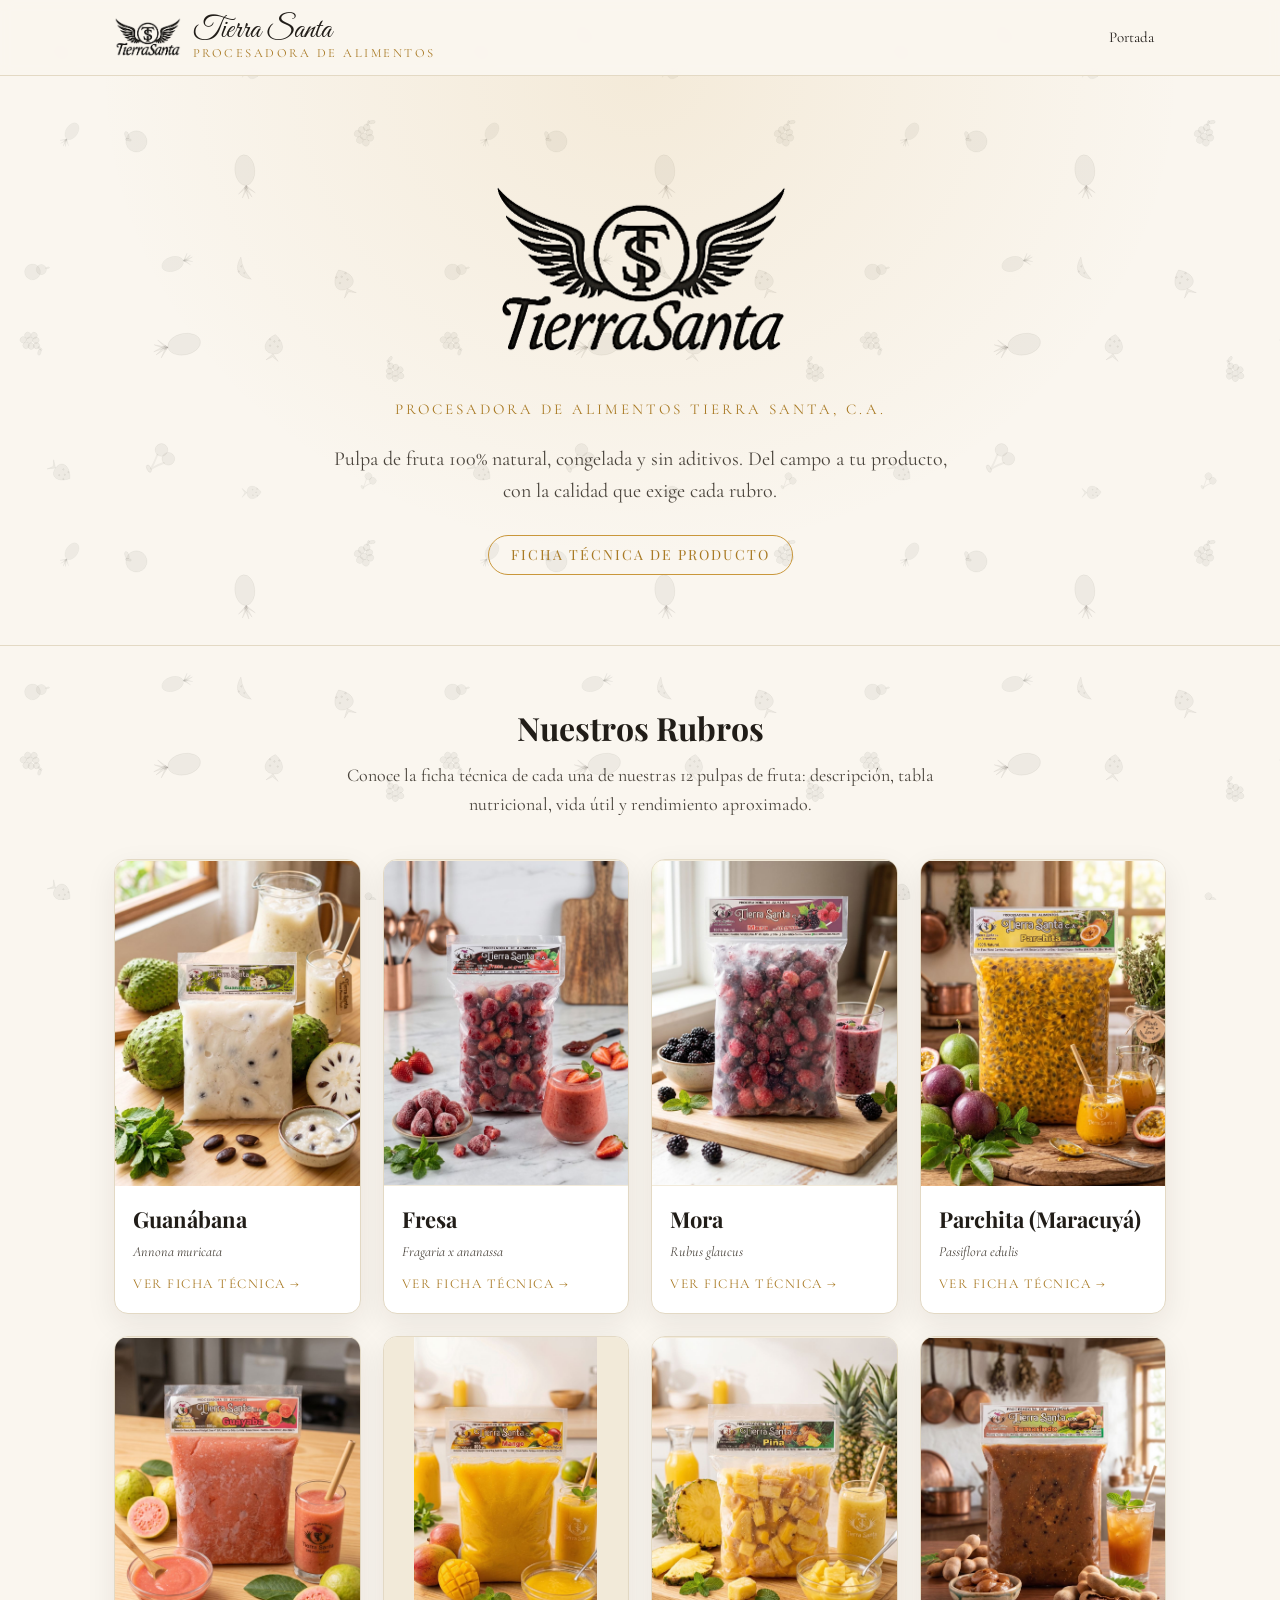
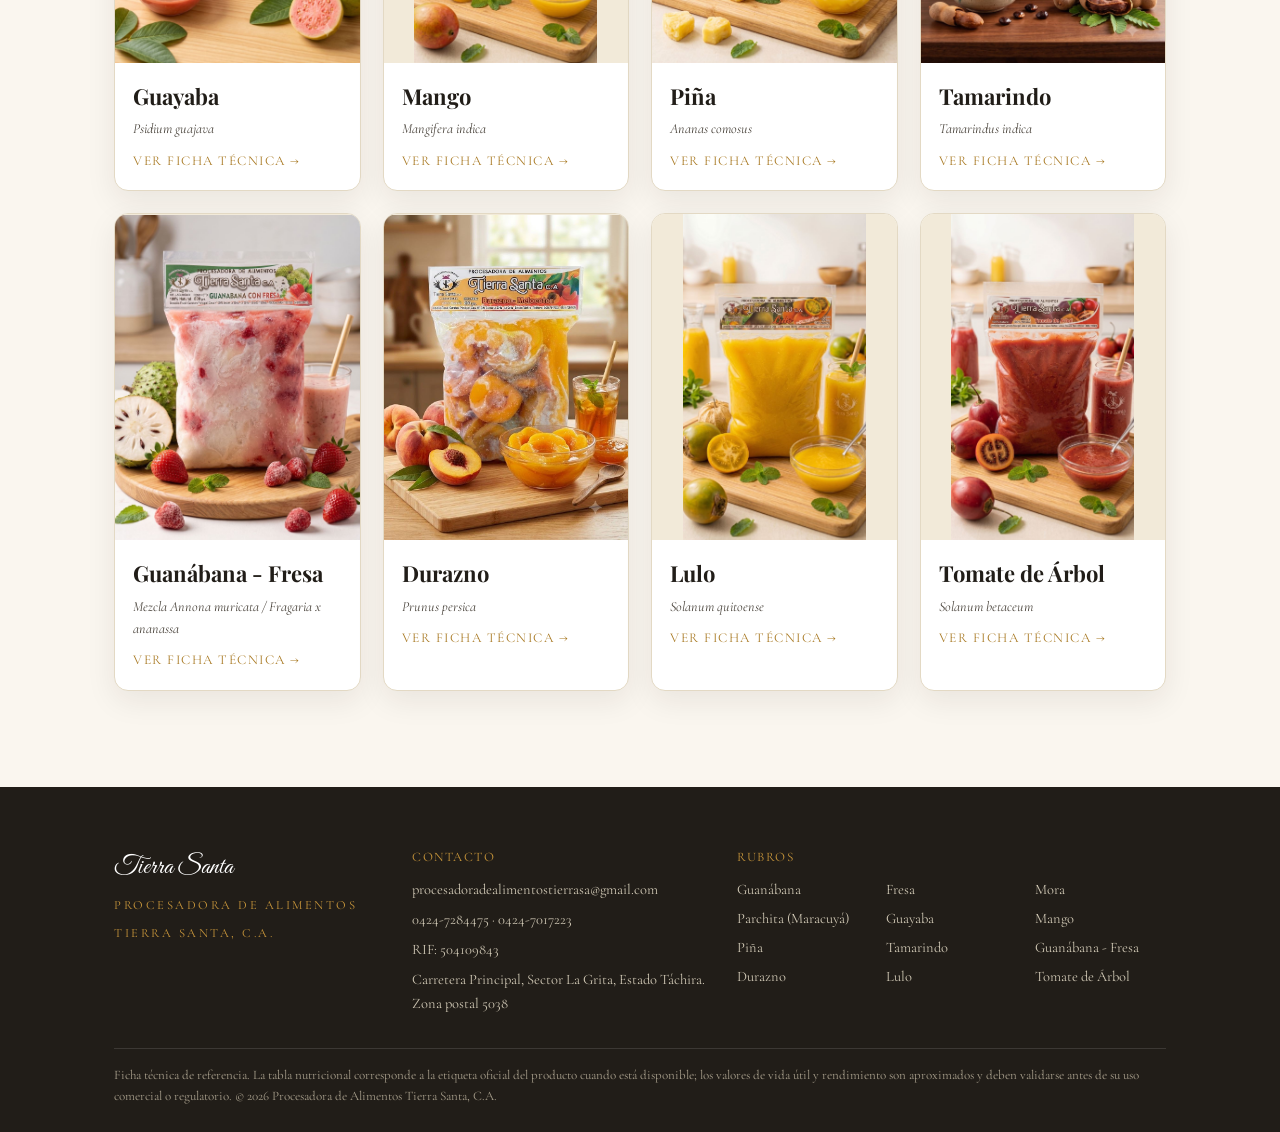
<file: index.html>
<!DOCTYPE html>
<html lang="es">
<head>
<meta charset="UTF-8">
<meta name="viewport" content="width=device-width, initial-scale=1.0">
<title>Procesadora de Alimentos Tierra Santa, C.A. — Ficha Técnica de Pulpa de Fruta</title>
<meta name="description" content="Ficha técnica de las pulpas de fruta procesadas por Procesadora de Alimentos Tierra Santa, C.A.: tabla nutricional, vida útil y rendimiento por rubro.">
<link rel="preconnect" href="https://fonts.googleapis.com"><link rel="preconnect" href="https://fonts.gstatic.com" crossorigin><link href="https://fonts.googleapis.com/css2?family=Playfair+Display:wght@600;700&family=Cormorant+Garamond:wght@400;500;600&family=Great+Vibes&display=swap" rel="stylesheet">
<link rel="stylesheet" href="assets/css/style.css?v=a4b5cdee">
<script>
  // Falls back to a colored monogram card whenever a product/logo photo is missing.
  function fruitImgFallback(img) {
    img.onerror = null;
    var ph = document.createElement('div');
    ph.className = img.dataset.fallbackClass || 'ph-placeholder';
    ph.dataset.label = img.dataset.mono || '';
    ph.style.background = img.dataset.color || '#c9973b';
    img.replaceWith(ph);
  }
</script>

</head>
<body>


<header class="site-header">
  <div class="container">
    <a class="brand" href="index.html">
      <img src="assets/img/logo.png" alt="Logo Tierra Santa" class="brand-mark" data-mono="TS" data-color="#211d18" data-fallback-class="brand-mark-fallback" onerror="fruitImgFallback(this)">
      <span class="brand-text">
        <span class="brand-name">Tierra Santa</span>
        <span class="brand-tagline">Procesadora de Alimentos</span>
      </span>
    </a>
    <nav class="main-nav">
      <a class="nav-link" href="index.html">Portada</a>
    </nav>
  </div>
</header>
<section class="hero">
  <div class="container">
    <img src="assets/img/logo.png" alt="Logo Tierra Santa" class="hero-mark" data-mono="TS" data-color="#211d18" data-fallback-class="hero-mark-fallback" onerror="fruitImgFallback(this)">
    <h1 class="sr-only">Procesadora de Alimentos Tierra Santa, C.A.</h1>
    <div class="brand-tagline">Procesadora de Alimentos Tierra Santa, C.A.</div>
    <p class="hero-sub">Pulpa de fruta 100% natural, congelada y sin aditivos. Del campo a tu producto, con la calidad que exige cada rubro.</p>
    <span class="hero-title-doc">Ficha Técnica de Producto</span>
  </div>
</section>
<section class="section">
  <div class="container">
    <h2 class="section-title">Nuestros Rubros</h2>
    <p class="section-lead">Conoce la ficha técnica de cada una de nuestras 12 pulpas de fruta: descripción, tabla nutricional, vida útil y rendimiento aproximado.</p>
    <div class="rubros-grid">
    <a class="rubro-card" href="rubros/guanabana.html">
      <img src="assets/img/pulpas/guanabana.jpg" alt="Pulpa de Guanábana" class="rubro-card-photo" data-mono="GB" data-color="#4a7c59" onerror="fruitImgFallback(this)">
      <div class="rubro-card-body">
        <h3>Guanábana</h3>
        <div class="sci">Annona muricata</div>
        <div class="rubro-card-cta">Ver ficha técnica →</div>
      </div>
    </a>
    <a class="rubro-card" href="rubros/fresa.html">
      <img src="assets/img/pulpas/fresa.jpg" alt="Pulpa de Fresa" class="rubro-card-photo" data-mono="FR" data-color="#c8375b" onerror="fruitImgFallback(this)">
      <div class="rubro-card-body">
        <h3>Fresa</h3>
        <div class="sci">Fragaria x ananassa</div>
        <div class="rubro-card-cta">Ver ficha técnica →</div>
      </div>
    </a>
    <a class="rubro-card" href="rubros/mora.html">
      <img src="assets/img/pulpas/mora.jpg" alt="Pulpa de Mora" class="rubro-card-photo" data-mono="MO" data-color="#5b2a6e" onerror="fruitImgFallback(this)">
      <div class="rubro-card-body">
        <h3>Mora</h3>
        <div class="sci">Rubus glaucus</div>
        <div class="rubro-card-cta">Ver ficha técnica →</div>
      </div>
    </a>
    <a class="rubro-card" href="rubros/parchita.html">
      <img src="assets/img/pulpas/parchita.jpg" alt="Pulpa de Parchita (Maracuyá)" class="rubro-card-photo" data-mono="PA" data-color="#e0932c" onerror="fruitImgFallback(this)">
      <div class="rubro-card-body">
        <h3>Parchita (Maracuyá)</h3>
        <div class="sci">Passiflora edulis</div>
        <div class="rubro-card-cta">Ver ficha técnica →</div>
      </div>
    </a>
    <a class="rubro-card" href="rubros/guayaba.html">
      <img src="assets/img/pulpas/guayaba.jpg" alt="Pulpa de Guayaba" class="rubro-card-photo" data-mono="GY" data-color="#d96b7a" onerror="fruitImgFallback(this)">
      <div class="rubro-card-body">
        <h3>Guayaba</h3>
        <div class="sci">Psidium guajava</div>
        <div class="rubro-card-cta">Ver ficha técnica →</div>
      </div>
    </a>
    <a class="rubro-card" href="rubros/mango.html">
      <img src="assets/img/pulpas/mango.jpg" alt="Pulpa de Mango" class="rubro-card-photo" data-mono="MA" data-color="#e8901f" onerror="fruitImgFallback(this)">
      <div class="rubro-card-body">
        <h3>Mango</h3>
        <div class="sci">Mangifera indica</div>
        <div class="rubro-card-cta">Ver ficha técnica →</div>
      </div>
    </a>
    <a class="rubro-card" href="rubros/pina.html">
      <img src="assets/img/pulpas/pina.jpg" alt="Pulpa de Piña" class="rubro-card-photo" data-mono="PI" data-color="#d4a017" onerror="fruitImgFallback(this)">
      <div class="rubro-card-body">
        <h3>Piña</h3>
        <div class="sci">Ananas comosus</div>
        <div class="rubro-card-cta">Ver ficha técnica →</div>
      </div>
    </a>
    <a class="rubro-card" href="rubros/tamarindo.html">
      <img src="assets/img/pulpas/tamarindo.jpg" alt="Pulpa de Tamarindo" class="rubro-card-photo" data-mono="TA" data-color="#7a5230" onerror="fruitImgFallback(this)">
      <div class="rubro-card-body">
        <h3>Tamarindo</h3>
        <div class="sci">Tamarindus indica</div>
        <div class="rubro-card-cta">Ver ficha técnica →</div>
      </div>
    </a>
    <a class="rubro-card" href="rubros/guanabana-fresa.html">
      <img src="assets/img/pulpas/guanabana-fresa.jpg" alt="Pulpa de Guanábana - Fresa" class="rubro-card-photo" data-mono="GF" data-color="#8a5a6b" onerror="fruitImgFallback(this)">
      <div class="rubro-card-body">
        <h3>Guanábana - Fresa</h3>
        <div class="sci">Mezcla Annona muricata / Fragaria x ananassa</div>
        <div class="rubro-card-cta">Ver ficha técnica →</div>
      </div>
    </a>
    <a class="rubro-card" href="rubros/durazno.html">
      <img src="assets/img/pulpas/durazno.jpg" alt="Pulpa de Durazno" class="rubro-card-photo" data-mono="DU" data-color="#e0925f" onerror="fruitImgFallback(this)">
      <div class="rubro-card-body">
        <h3>Durazno</h3>
        <div class="sci">Prunus persica</div>
        <div class="rubro-card-cta">Ver ficha técnica →</div>
      </div>
    </a>
    <a class="rubro-card" href="rubros/lulo.html">
      <img src="assets/img/pulpas/lulo.jpg" alt="Pulpa de Lulo" class="rubro-card-photo" data-mono="LU" data-color="#7ba428" onerror="fruitImgFallback(this)">
      <div class="rubro-card-body">
        <h3>Lulo</h3>
        <div class="sci">Solanum quitoense</div>
        <div class="rubro-card-cta">Ver ficha técnica →</div>
      </div>
    </a>
    <a class="rubro-card" href="rubros/tomate-de-arbol.html">
      <img src="assets/img/pulpas/tomate-de-arbol.jpg" alt="Pulpa de Tomate de Árbol" class="rubro-card-photo" data-mono="TR" data-color="#c1502e" onerror="fruitImgFallback(this)">
      <div class="rubro-card-body">
        <h3>Tomate de Árbol</h3>
        <div class="sci">Solanum betaceum</div>
        <div class="rubro-card-cta">Ver ficha técnica →</div>
      </div>
    </a></div>
  </div>
</section>

<footer class="site-footer">
  <div class="container">
    <div class="footer-grid">
      <div>
        <span class="brand-name">Tierra Santa</span><br>
        <span class="brand-tagline">Procesadora de Alimentos Tierra Santa, C.A.</span>
      </div>
      <div class="footer-contact">
        <div class="footer-heading">Contacto</div>
        <p><a href="mailto:procesadoradealimentostierrasa@gmail.com">procesadoradealimentostierrasa@gmail.com</a></p>
        <p><a href="tel:+584247284475">0424-7284475</a> · <a href="tel:+584247017223">0424-7017223</a></p>
        <p>RIF: 504109843</p>
        <p>Carretera Principal, Sector La Grita, Estado Táchira. Zona postal 5038</p>
      </div>
      <div>
        <div class="footer-heading">Rubros</div>
        <div class="footer-links"><a href="rubros/guanabana.html">Guanábana</a><a href="rubros/fresa.html">Fresa</a><a href="rubros/mora.html">Mora</a><a href="rubros/parchita.html">Parchita (Maracuyá)</a><a href="rubros/guayaba.html">Guayaba</a><a href="rubros/mango.html">Mango</a><a href="rubros/pina.html">Piña</a><a href="rubros/tamarindo.html">Tamarindo</a><a href="rubros/guanabana-fresa.html">Guanábana - Fresa</a><a href="rubros/durazno.html">Durazno</a><a href="rubros/lulo.html">Lulo</a><a href="rubros/tomate-de-arbol.html">Tomate de Árbol</a></div>
      </div>
    </div>
    <div class="footer-note">
      Ficha técnica de referencia. La tabla nutricional corresponde a la etiqueta oficial del producto
      cuando está disponible; los valores de vida útil y rendimiento son aproximados y deben validarse
      antes de su uso comercial o regulatorio.
      &copy; 2026 Procesadora de Alimentos Tierra Santa, C.A.
    </div>
  </div>
</footer>
</body>
</html>
</file>
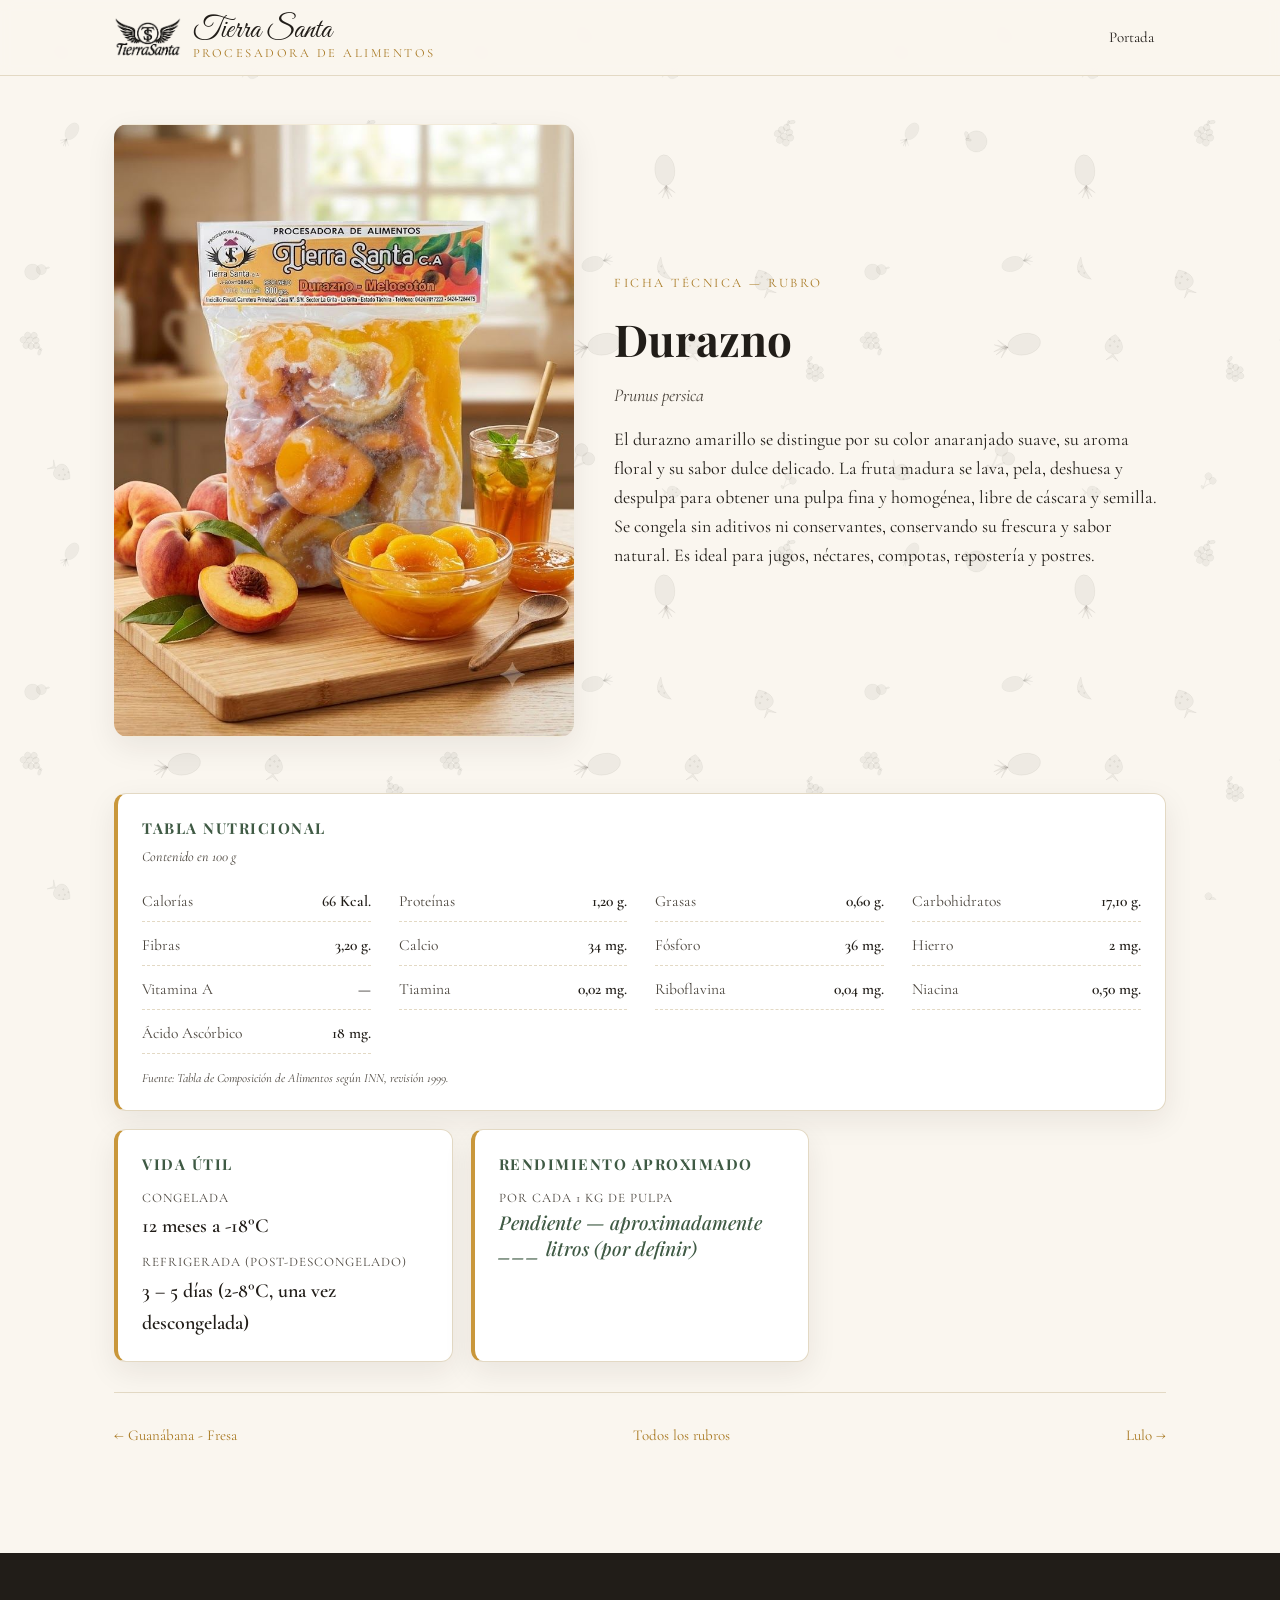
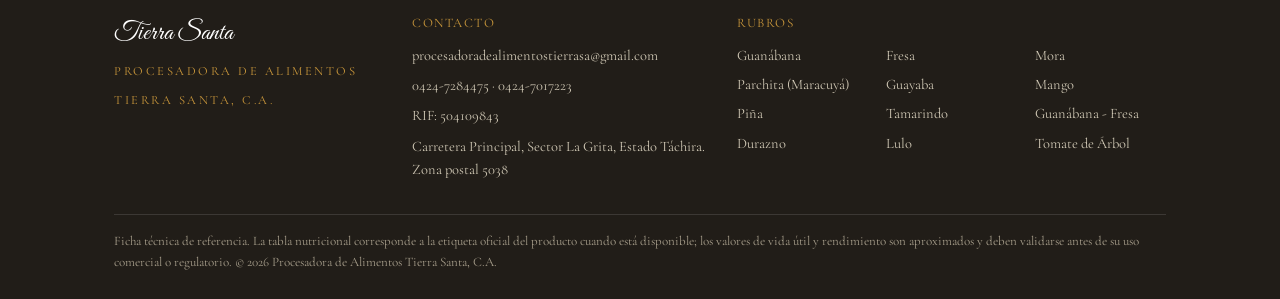
<file: rubros/durazno.html>
<!DOCTYPE html>
<html lang="es">
<head>
<meta charset="UTF-8">
<meta name="viewport" content="width=device-width, initial-scale=1.0">
<title>Durazno — Ficha Técnica | Tierra Santa</title>
<meta name="description" content="Ficha técnica de pulpa de Durazno: descripción, tabla nutricional, vida útil y rendimiento aproximado.">
<link rel="preconnect" href="https://fonts.googleapis.com"><link rel="preconnect" href="https://fonts.gstatic.com" crossorigin><link href="https://fonts.googleapis.com/css2?family=Playfair+Display:wght@600;700&family=Cormorant+Garamond:wght@400;500;600&family=Great+Vibes&display=swap" rel="stylesheet">
<link rel="stylesheet" href="../assets/css/style.css?v=a4b5cdee">
<script>
  // Falls back to a colored monogram card whenever a product/logo photo is missing.
  function fruitImgFallback(img) {
    img.onerror = null;
    var ph = document.createElement('div');
    ph.className = img.dataset.fallbackClass || 'ph-placeholder';
    ph.dataset.label = img.dataset.mono || '';
    ph.style.background = img.dataset.color || '#c9973b';
    img.replaceWith(ph);
  }
</script>

</head>
<body>


<header class="site-header">
  <div class="container">
    <a class="brand" href="../index.html">
      <img src="../assets/img/logo.png" alt="Logo Tierra Santa" class="brand-mark" data-mono="TS" data-color="#211d18" data-fallback-class="brand-mark-fallback" onerror="fruitImgFallback(this)">
      <span class="brand-text">
        <span class="brand-name">Tierra Santa</span>
        <span class="brand-tagline">Procesadora de Alimentos</span>
      </span>
    </a>
    <nav class="main-nav">
      <a class="nav-link" href="../index.html">Portada</a>
    </nav>
  </div>
</header>
<section class="section rubro-hero">
  <div class="container">
    <div class="rubro-hero-photo">
      <img src="../assets/img/pulpas/durazno.jpg" alt="Pulpa de Durazno" class="" data-mono="DU" data-color="#e0925f" onerror="fruitImgFallback(this)">
    </div>
    <div>
      <div class="eyebrow">Ficha Técnica — Rubro</div>
      <h1>Durazno</h1>
      <span class="sci">Prunus persica</span>
      <p>El durazno amarillo se distingue por su color anaranjado suave, su aroma floral y su sabor dulce delicado. La fruta madura se lava, pela, deshuesa y despulpa para obtener una pulpa fina y homogénea, libre de cáscara y semilla. Se congela sin aditivos ni conservantes, conservando su frescura y sabor natural. Es ideal para jugos, néctares, compotas, repostería y postres.</p>
    </div>
  </div>
</section>
<section class="section" style="padding-top:0;">
  <div class="container">
    <div class="data-grid">
      
    <div class="data-card full nutrition-card">
      <h3>Tabla Nutricional</h3>
      <div class="nutrition-subtitle">Contenido en 100 g</div>
      <div class="nutrition-grid"><div class="nutrition-row"><span>Calorías</span><strong>66 Kcal.</strong></div><div class="nutrition-row"><span>Proteínas</span><strong>1,20 g.</strong></div><div class="nutrition-row"><span>Grasas</span><strong>0,60 g.</strong></div><div class="nutrition-row"><span>Carbohidratos</span><strong>17,10 g.</strong></div><div class="nutrition-row"><span>Fibras</span><strong>3,20 g.</strong></div><div class="nutrition-row"><span>Calcio</span><strong>34 mg.</strong></div><div class="nutrition-row"><span>Fósforo</span><strong>36 mg.</strong></div><div class="nutrition-row"><span>Hierro</span><strong>2 mg.</strong></div><div class="nutrition-row"><span>Vitamina A</span><strong>—</strong></div><div class="nutrition-row"><span>Tiamina</span><strong>0,02 mg.</strong></div><div class="nutrition-row"><span>Riboflavina</span><strong>0,04 mg.</strong></div><div class="nutrition-row"><span>Niacina</span><strong>0,50 mg.</strong></div><div class="nutrition-row"><span>Ácido Ascórbico</span><strong>18 mg.</strong></div></div>
      <div class="nutrition-source">Fuente: Tabla de Composición de Alimentos según INN, revisión 1999.</div>
    </div>
      <div class="data-card">
        <h3>Vida Útil</h3>
        <dl>
          <dt>Congelada</dt><dd>12 meses a -18°C</dd>
          <dt>Refrigerada (post-descongelado)</dt><dd>3 – 5 días (2-8°C, una vez descongelada)</dd>
        </dl>
      </div>
      
      <div class="data-card">
        <h3>Rendimiento Aproximado</h3>
        <dl>
          <dt>Por cada 1 kg de pulpa</dt>
          <dd class="yield-number yield-pending">Pendiente — aproximadamente ___ litros (por definir)</dd>
        </dl>
      </div>
    </div>
    <div class="pager">
      <a href="guanabana-fresa.html">← Guanábana - Fresa</a>
      <a href="../index.html">Todos los rubros</a>
      <a href="lulo.html">Lulo →</a>
    </div>
  </div>
</section>

<footer class="site-footer">
  <div class="container">
    <div class="footer-grid">
      <div>
        <span class="brand-name">Tierra Santa</span><br>
        <span class="brand-tagline">Procesadora de Alimentos Tierra Santa, C.A.</span>
      </div>
      <div class="footer-contact">
        <div class="footer-heading">Contacto</div>
        <p><a href="mailto:procesadoradealimentostierrasa@gmail.com">procesadoradealimentostierrasa@gmail.com</a></p>
        <p><a href="tel:+584247284475">0424-7284475</a> · <a href="tel:+584247017223">0424-7017223</a></p>
        <p>RIF: 504109843</p>
        <p>Carretera Principal, Sector La Grita, Estado Táchira. Zona postal 5038</p>
      </div>
      <div>
        <div class="footer-heading">Rubros</div>
        <div class="footer-links"><a href="../rubros/guanabana.html">Guanábana</a><a href="../rubros/fresa.html">Fresa</a><a href="../rubros/mora.html">Mora</a><a href="../rubros/parchita.html">Parchita (Maracuyá)</a><a href="../rubros/guayaba.html">Guayaba</a><a href="../rubros/mango.html">Mango</a><a href="../rubros/pina.html">Piña</a><a href="../rubros/tamarindo.html">Tamarindo</a><a href="../rubros/guanabana-fresa.html">Guanábana - Fresa</a><a href="../rubros/durazno.html">Durazno</a><a href="../rubros/lulo.html">Lulo</a><a href="../rubros/tomate-de-arbol.html">Tomate de Árbol</a></div>
      </div>
    </div>
    <div class="footer-note">
      Ficha técnica de referencia. La tabla nutricional corresponde a la etiqueta oficial del producto
      cuando está disponible; los valores de vida útil y rendimiento son aproximados y deben validarse
      antes de su uso comercial o regulatorio.
      &copy; 2026 Procesadora de Alimentos Tierra Santa, C.A.
    </div>
  </div>
</footer>
</body>
</html>
</file>
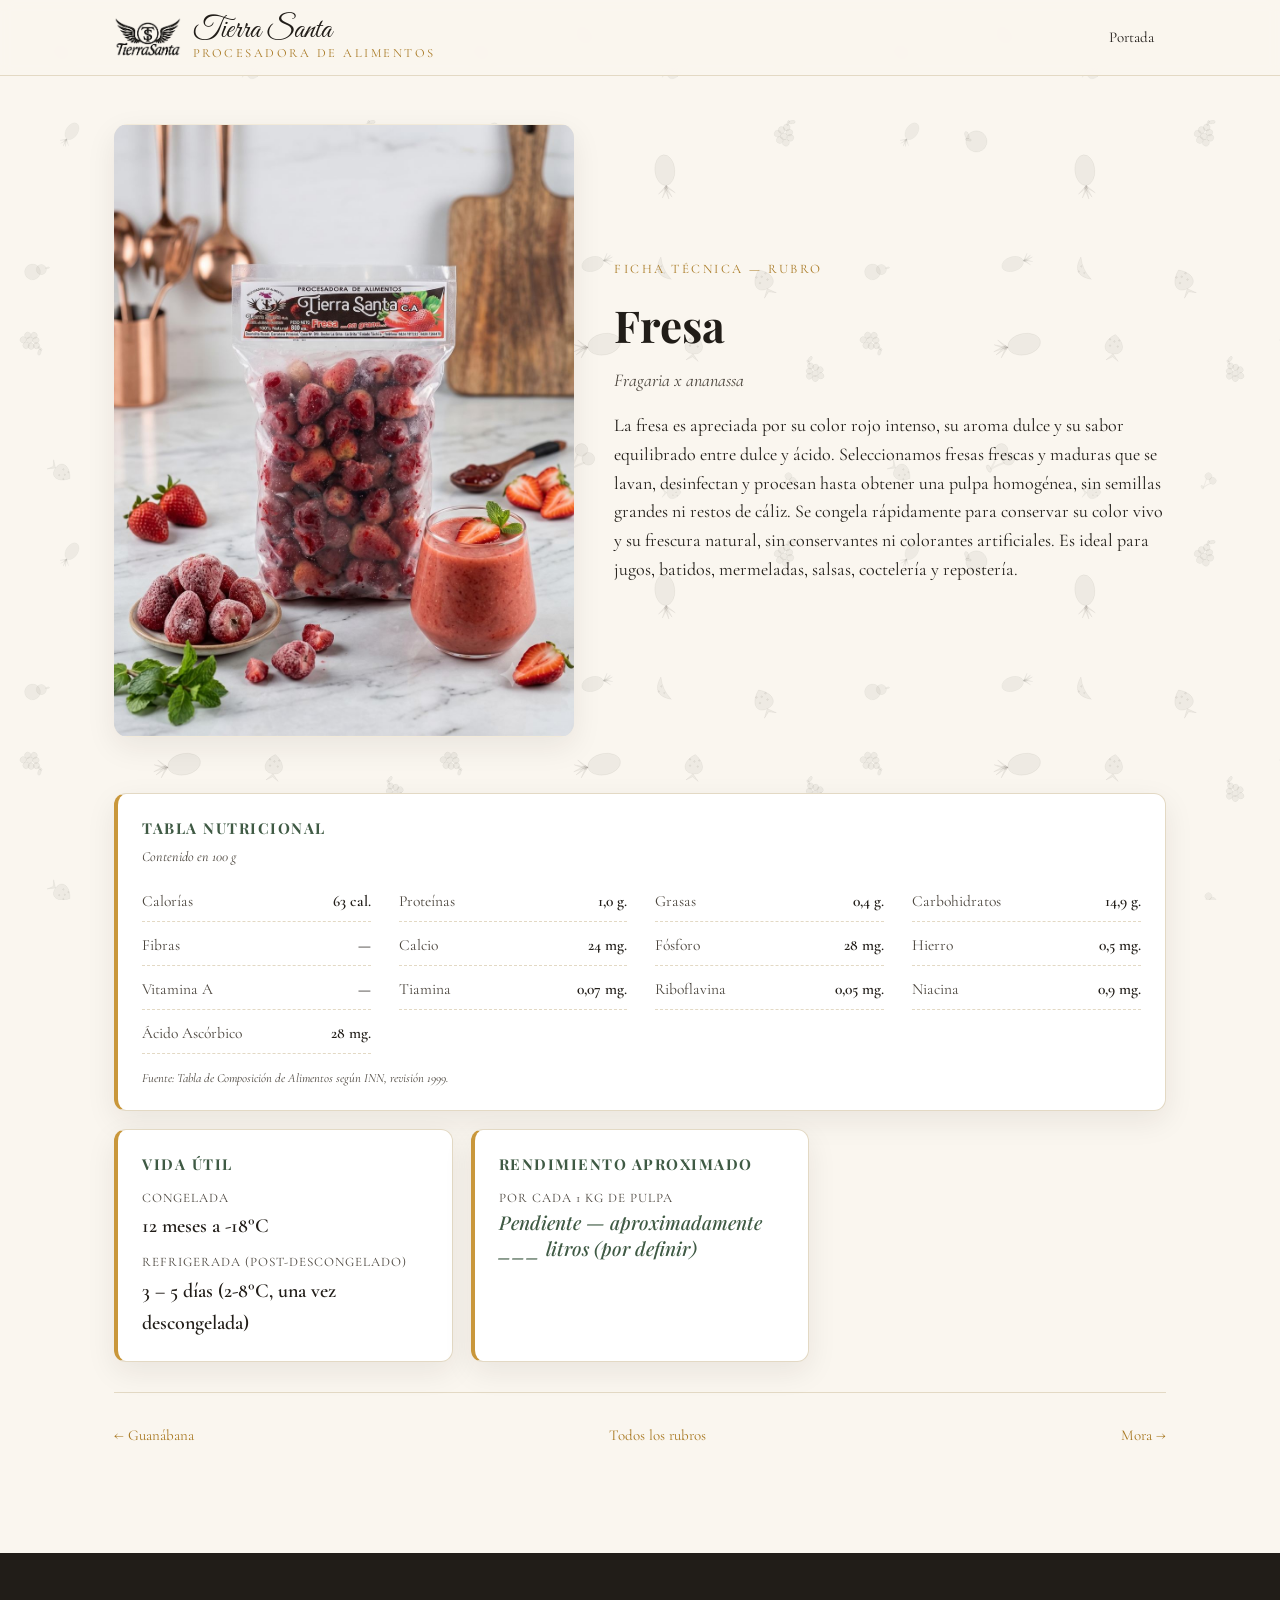
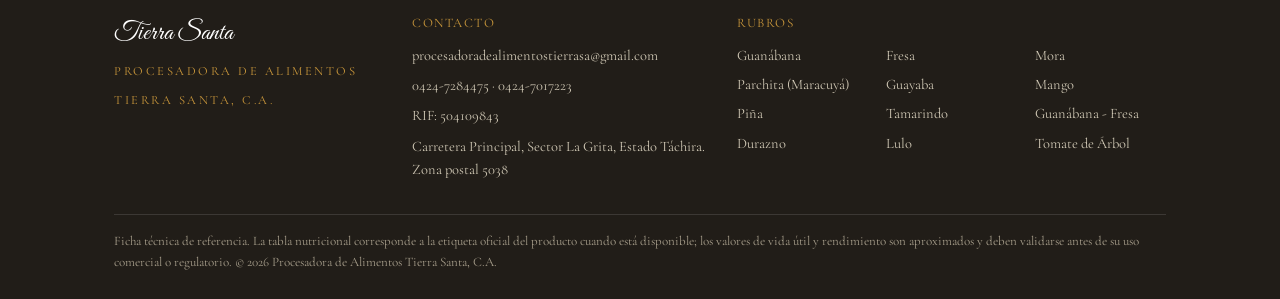
<file: rubros/fresa.html>
<!DOCTYPE html>
<html lang="es">
<head>
<meta charset="UTF-8">
<meta name="viewport" content="width=device-width, initial-scale=1.0">
<title>Fresa — Ficha Técnica | Tierra Santa</title>
<meta name="description" content="Ficha técnica de pulpa de Fresa: descripción, tabla nutricional, vida útil y rendimiento aproximado.">
<link rel="preconnect" href="https://fonts.googleapis.com"><link rel="preconnect" href="https://fonts.gstatic.com" crossorigin><link href="https://fonts.googleapis.com/css2?family=Playfair+Display:wght@600;700&family=Cormorant+Garamond:wght@400;500;600&family=Great+Vibes&display=swap" rel="stylesheet">
<link rel="stylesheet" href="../assets/css/style.css?v=a4b5cdee">
<script>
  // Falls back to a colored monogram card whenever a product/logo photo is missing.
  function fruitImgFallback(img) {
    img.onerror = null;
    var ph = document.createElement('div');
    ph.className = img.dataset.fallbackClass || 'ph-placeholder';
    ph.dataset.label = img.dataset.mono || '';
    ph.style.background = img.dataset.color || '#c9973b';
    img.replaceWith(ph);
  }
</script>

</head>
<body>


<header class="site-header">
  <div class="container">
    <a class="brand" href="../index.html">
      <img src="../assets/img/logo.png" alt="Logo Tierra Santa" class="brand-mark" data-mono="TS" data-color="#211d18" data-fallback-class="brand-mark-fallback" onerror="fruitImgFallback(this)">
      <span class="brand-text">
        <span class="brand-name">Tierra Santa</span>
        <span class="brand-tagline">Procesadora de Alimentos</span>
      </span>
    </a>
    <nav class="main-nav">
      <a class="nav-link" href="../index.html">Portada</a>
    </nav>
  </div>
</header>
<section class="section rubro-hero">
  <div class="container">
    <div class="rubro-hero-photo">
      <img src="../assets/img/pulpas/fresa.jpg" alt="Pulpa de Fresa" class="" data-mono="FR" data-color="#c8375b" onerror="fruitImgFallback(this)">
    </div>
    <div>
      <div class="eyebrow">Ficha Técnica — Rubro</div>
      <h1>Fresa</h1>
      <span class="sci">Fragaria x ananassa</span>
      <p>La fresa es apreciada por su color rojo intenso, su aroma dulce y su sabor equilibrado entre dulce y ácido. Seleccionamos fresas frescas y maduras que se lavan, desinfectan y procesan hasta obtener una pulpa homogénea, sin semillas grandes ni restos de cáliz. Se congela rápidamente para conservar su color vivo y su frescura natural, sin conservantes ni colorantes artificiales. Es ideal para jugos, batidos, mermeladas, salsas, coctelería y repostería.</p>
    </div>
  </div>
</section>
<section class="section" style="padding-top:0;">
  <div class="container">
    <div class="data-grid">
      
    <div class="data-card full nutrition-card">
      <h3>Tabla Nutricional</h3>
      <div class="nutrition-subtitle">Contenido en 100 g</div>
      <div class="nutrition-grid"><div class="nutrition-row"><span>Calorías</span><strong>63 cal.</strong></div><div class="nutrition-row"><span>Proteínas</span><strong>1,0 g.</strong></div><div class="nutrition-row"><span>Grasas</span><strong>0,4 g.</strong></div><div class="nutrition-row"><span>Carbohidratos</span><strong>14,9 g.</strong></div><div class="nutrition-row"><span>Fibras</span><strong>—</strong></div><div class="nutrition-row"><span>Calcio</span><strong>24 mg.</strong></div><div class="nutrition-row"><span>Fósforo</span><strong>28 mg.</strong></div><div class="nutrition-row"><span>Hierro</span><strong>0,5 mg.</strong></div><div class="nutrition-row"><span>Vitamina A</span><strong>—</strong></div><div class="nutrition-row"><span>Tiamina</span><strong>0,07 mg.</strong></div><div class="nutrition-row"><span>Riboflavina</span><strong>0,05 mg.</strong></div><div class="nutrition-row"><span>Niacina</span><strong>0,9 mg.</strong></div><div class="nutrition-row"><span>Ácido Ascórbico</span><strong>28 mg.</strong></div></div>
      <div class="nutrition-source">Fuente: Tabla de Composición de Alimentos según INN, revisión 1999.</div>
    </div>
      <div class="data-card">
        <h3>Vida Útil</h3>
        <dl>
          <dt>Congelada</dt><dd>12 meses a -18°C</dd>
          <dt>Refrigerada (post-descongelado)</dt><dd>3 – 5 días (2-8°C, una vez descongelada)</dd>
        </dl>
      </div>
      
      <div class="data-card">
        <h3>Rendimiento Aproximado</h3>
        <dl>
          <dt>Por cada 1 kg de pulpa</dt>
          <dd class="yield-number yield-pending">Pendiente — aproximadamente ___ litros (por definir)</dd>
        </dl>
      </div>
    </div>
    <div class="pager">
      <a href="guanabana.html">← Guanábana</a>
      <a href="../index.html">Todos los rubros</a>
      <a href="mora.html">Mora →</a>
    </div>
  </div>
</section>

<footer class="site-footer">
  <div class="container">
    <div class="footer-grid">
      <div>
        <span class="brand-name">Tierra Santa</span><br>
        <span class="brand-tagline">Procesadora de Alimentos Tierra Santa, C.A.</span>
      </div>
      <div class="footer-contact">
        <div class="footer-heading">Contacto</div>
        <p><a href="mailto:procesadoradealimentostierrasa@gmail.com">procesadoradealimentostierrasa@gmail.com</a></p>
        <p><a href="tel:+584247284475">0424-7284475</a> · <a href="tel:+584247017223">0424-7017223</a></p>
        <p>RIF: 504109843</p>
        <p>Carretera Principal, Sector La Grita, Estado Táchira. Zona postal 5038</p>
      </div>
      <div>
        <div class="footer-heading">Rubros</div>
        <div class="footer-links"><a href="../rubros/guanabana.html">Guanábana</a><a href="../rubros/fresa.html">Fresa</a><a href="../rubros/mora.html">Mora</a><a href="../rubros/parchita.html">Parchita (Maracuyá)</a><a href="../rubros/guayaba.html">Guayaba</a><a href="../rubros/mango.html">Mango</a><a href="../rubros/pina.html">Piña</a><a href="../rubros/tamarindo.html">Tamarindo</a><a href="../rubros/guanabana-fresa.html">Guanábana - Fresa</a><a href="../rubros/durazno.html">Durazno</a><a href="../rubros/lulo.html">Lulo</a><a href="../rubros/tomate-de-arbol.html">Tomate de Árbol</a></div>
      </div>
    </div>
    <div class="footer-note">
      Ficha técnica de referencia. La tabla nutricional corresponde a la etiqueta oficial del producto
      cuando está disponible; los valores de vida útil y rendimiento son aproximados y deben validarse
      antes de su uso comercial o regulatorio.
      &copy; 2026 Procesadora de Alimentos Tierra Santa, C.A.
    </div>
  </div>
</footer>
</body>
</html>
</file>
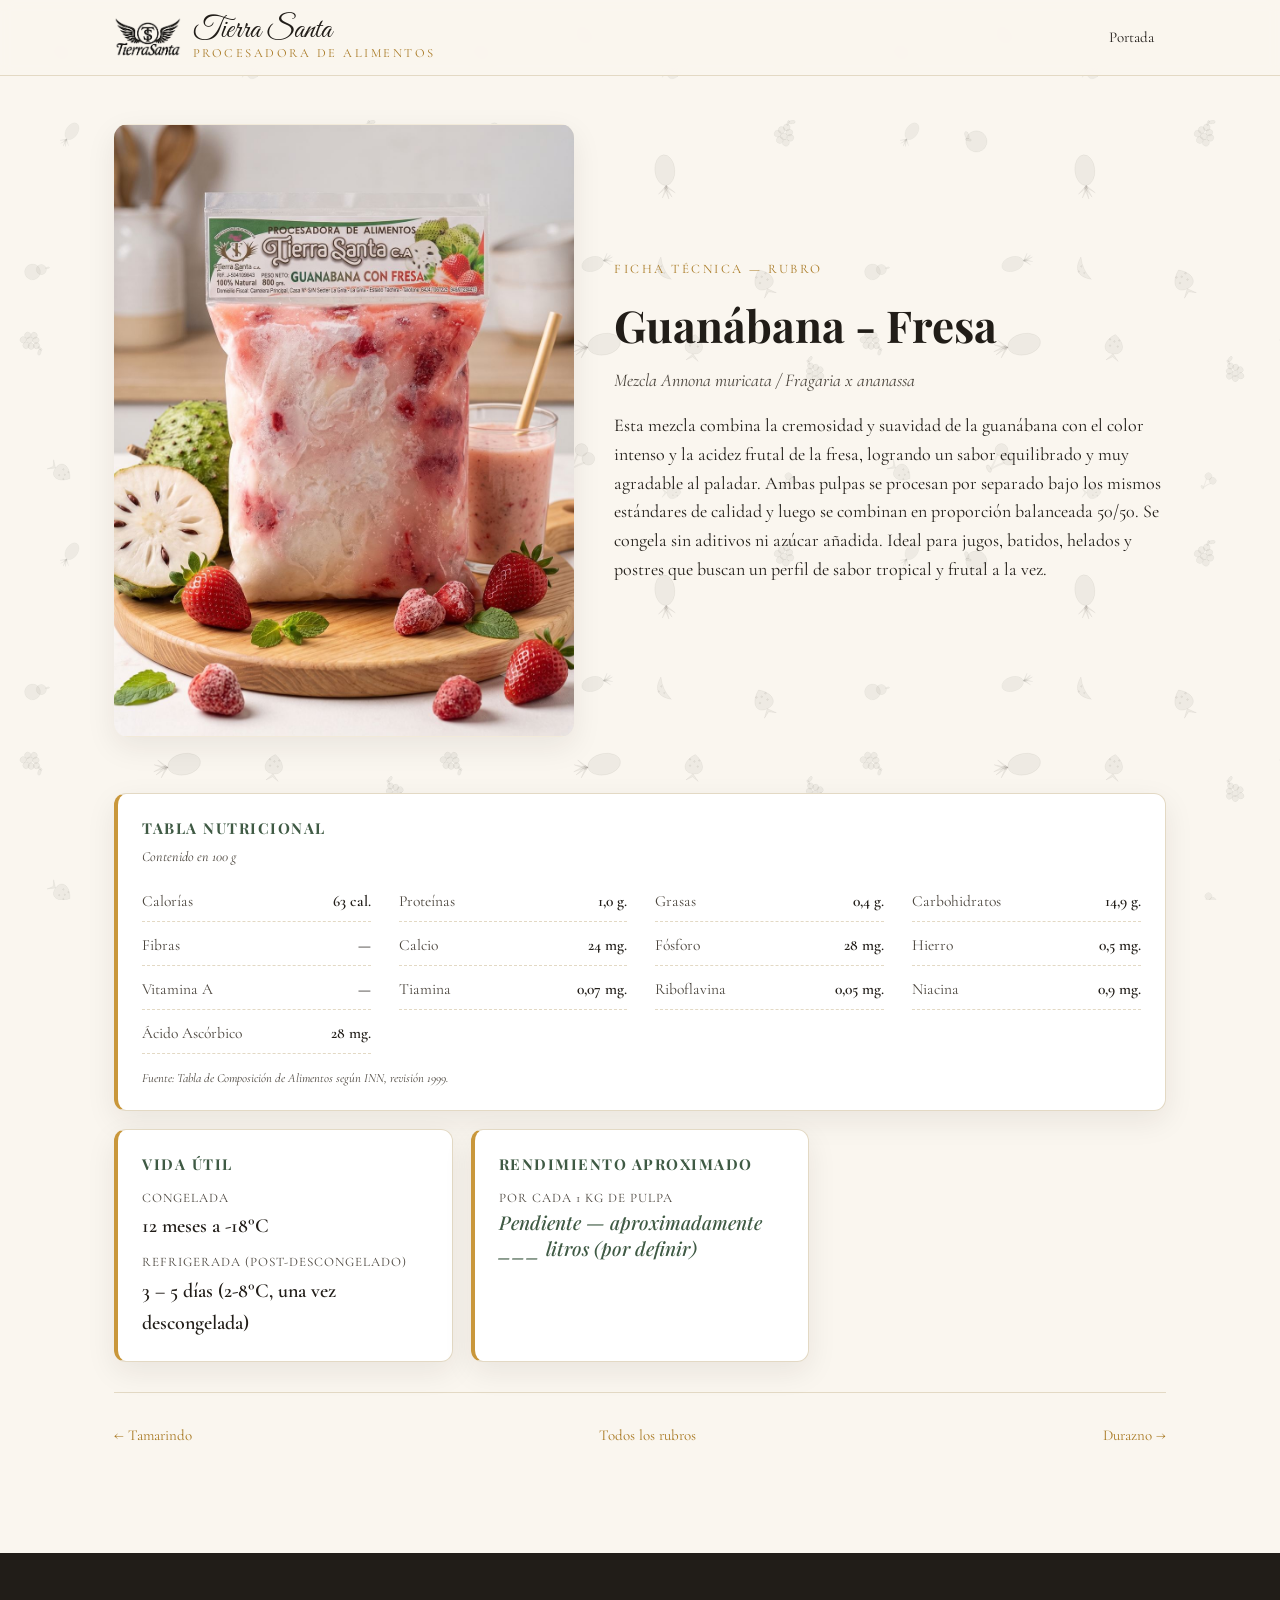
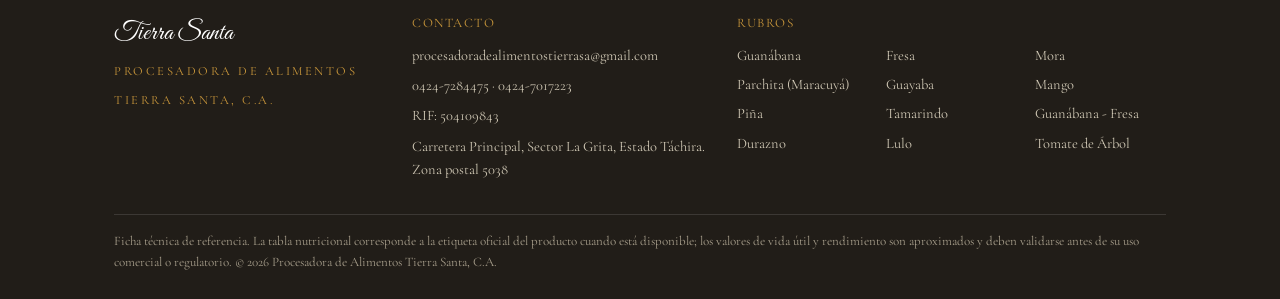
<file: rubros/guanabana-fresa.html>
<!DOCTYPE html>
<html lang="es">
<head>
<meta charset="UTF-8">
<meta name="viewport" content="width=device-width, initial-scale=1.0">
<title>Guanábana - Fresa — Ficha Técnica | Tierra Santa</title>
<meta name="description" content="Ficha técnica de pulpa de Guanábana - Fresa: descripción, tabla nutricional, vida útil y rendimiento aproximado.">
<link rel="preconnect" href="https://fonts.googleapis.com"><link rel="preconnect" href="https://fonts.gstatic.com" crossorigin><link href="https://fonts.googleapis.com/css2?family=Playfair+Display:wght@600;700&family=Cormorant+Garamond:wght@400;500;600&family=Great+Vibes&display=swap" rel="stylesheet">
<link rel="stylesheet" href="../assets/css/style.css?v=a4b5cdee">
<script>
  // Falls back to a colored monogram card whenever a product/logo photo is missing.
  function fruitImgFallback(img) {
    img.onerror = null;
    var ph = document.createElement('div');
    ph.className = img.dataset.fallbackClass || 'ph-placeholder';
    ph.dataset.label = img.dataset.mono || '';
    ph.style.background = img.dataset.color || '#c9973b';
    img.replaceWith(ph);
  }
</script>

</head>
<body>


<header class="site-header">
  <div class="container">
    <a class="brand" href="../index.html">
      <img src="../assets/img/logo.png" alt="Logo Tierra Santa" class="brand-mark" data-mono="TS" data-color="#211d18" data-fallback-class="brand-mark-fallback" onerror="fruitImgFallback(this)">
      <span class="brand-text">
        <span class="brand-name">Tierra Santa</span>
        <span class="brand-tagline">Procesadora de Alimentos</span>
      </span>
    </a>
    <nav class="main-nav">
      <a class="nav-link" href="../index.html">Portada</a>
    </nav>
  </div>
</header>
<section class="section rubro-hero">
  <div class="container">
    <div class="rubro-hero-photo">
      <img src="../assets/img/pulpas/guanabana-fresa.jpg" alt="Pulpa de Guanábana - Fresa" class="" data-mono="GF" data-color="#8a5a6b" onerror="fruitImgFallback(this)">
    </div>
    <div>
      <div class="eyebrow">Ficha Técnica — Rubro</div>
      <h1>Guanábana - Fresa</h1>
      <span class="sci">Mezcla Annona muricata / Fragaria x ananassa</span>
      <p>Esta mezcla combina la cremosidad y suavidad de la guanábana con el color intenso y la acidez frutal de la fresa, logrando un sabor equilibrado y muy agradable al paladar. Ambas pulpas se procesan por separado bajo los mismos estándares de calidad y luego se combinan en proporción balanceada 50/50. Se congela sin aditivos ni azúcar añadida. Ideal para jugos, batidos, helados y postres que buscan un perfil de sabor tropical y frutal a la vez.</p>
    </div>
  </div>
</section>
<section class="section" style="padding-top:0;">
  <div class="container">
    <div class="data-grid">
      
    <div class="data-card full nutrition-card">
      <h3>Tabla Nutricional</h3>
      <div class="nutrition-subtitle">Contenido en 100 g</div>
      <div class="nutrition-grid"><div class="nutrition-row"><span>Calorías</span><strong>63 cal.</strong></div><div class="nutrition-row"><span>Proteínas</span><strong>1,0 g.</strong></div><div class="nutrition-row"><span>Grasas</span><strong>0,4 g.</strong></div><div class="nutrition-row"><span>Carbohidratos</span><strong>14,9 g.</strong></div><div class="nutrition-row"><span>Fibras</span><strong>—</strong></div><div class="nutrition-row"><span>Calcio</span><strong>24 mg.</strong></div><div class="nutrition-row"><span>Fósforo</span><strong>28 mg.</strong></div><div class="nutrition-row"><span>Hierro</span><strong>0,5 mg.</strong></div><div class="nutrition-row"><span>Vitamina A</span><strong>—</strong></div><div class="nutrition-row"><span>Tiamina</span><strong>0,07 mg.</strong></div><div class="nutrition-row"><span>Riboflavina</span><strong>0,05 mg.</strong></div><div class="nutrition-row"><span>Niacina</span><strong>0,9 mg.</strong></div><div class="nutrition-row"><span>Ácido Ascórbico</span><strong>28 mg.</strong></div></div>
      <div class="nutrition-source">Fuente: Tabla de Composición de Alimentos según INN, revisión 1999.</div>
    </div>
      <div class="data-card">
        <h3>Vida Útil</h3>
        <dl>
          <dt>Congelada</dt><dd>12 meses a -18°C</dd>
          <dt>Refrigerada (post-descongelado)</dt><dd>3 – 5 días (2-8°C, una vez descongelada)</dd>
        </dl>
      </div>
      
      <div class="data-card">
        <h3>Rendimiento Aproximado</h3>
        <dl>
          <dt>Por cada 1 kg de pulpa</dt>
          <dd class="yield-number yield-pending">Pendiente — aproximadamente ___ litros (por definir)</dd>
        </dl>
      </div>
    </div>
    <div class="pager">
      <a href="tamarindo.html">← Tamarindo</a>
      <a href="../index.html">Todos los rubros</a>
      <a href="durazno.html">Durazno →</a>
    </div>
  </div>
</section>

<footer class="site-footer">
  <div class="container">
    <div class="footer-grid">
      <div>
        <span class="brand-name">Tierra Santa</span><br>
        <span class="brand-tagline">Procesadora de Alimentos Tierra Santa, C.A.</span>
      </div>
      <div class="footer-contact">
        <div class="footer-heading">Contacto</div>
        <p><a href="mailto:procesadoradealimentostierrasa@gmail.com">procesadoradealimentostierrasa@gmail.com</a></p>
        <p><a href="tel:+584247284475">0424-7284475</a> · <a href="tel:+584247017223">0424-7017223</a></p>
        <p>RIF: 504109843</p>
        <p>Carretera Principal, Sector La Grita, Estado Táchira. Zona postal 5038</p>
      </div>
      <div>
        <div class="footer-heading">Rubros</div>
        <div class="footer-links"><a href="../rubros/guanabana.html">Guanábana</a><a href="../rubros/fresa.html">Fresa</a><a href="../rubros/mora.html">Mora</a><a href="../rubros/parchita.html">Parchita (Maracuyá)</a><a href="../rubros/guayaba.html">Guayaba</a><a href="../rubros/mango.html">Mango</a><a href="../rubros/pina.html">Piña</a><a href="../rubros/tamarindo.html">Tamarindo</a><a href="../rubros/guanabana-fresa.html">Guanábana - Fresa</a><a href="../rubros/durazno.html">Durazno</a><a href="../rubros/lulo.html">Lulo</a><a href="../rubros/tomate-de-arbol.html">Tomate de Árbol</a></div>
      </div>
    </div>
    <div class="footer-note">
      Ficha técnica de referencia. La tabla nutricional corresponde a la etiqueta oficial del producto
      cuando está disponible; los valores de vida útil y rendimiento son aproximados y deben validarse
      antes de su uso comercial o regulatorio.
      &copy; 2026 Procesadora de Alimentos Tierra Santa, C.A.
    </div>
  </div>
</footer>
</body>
</html>
</file>
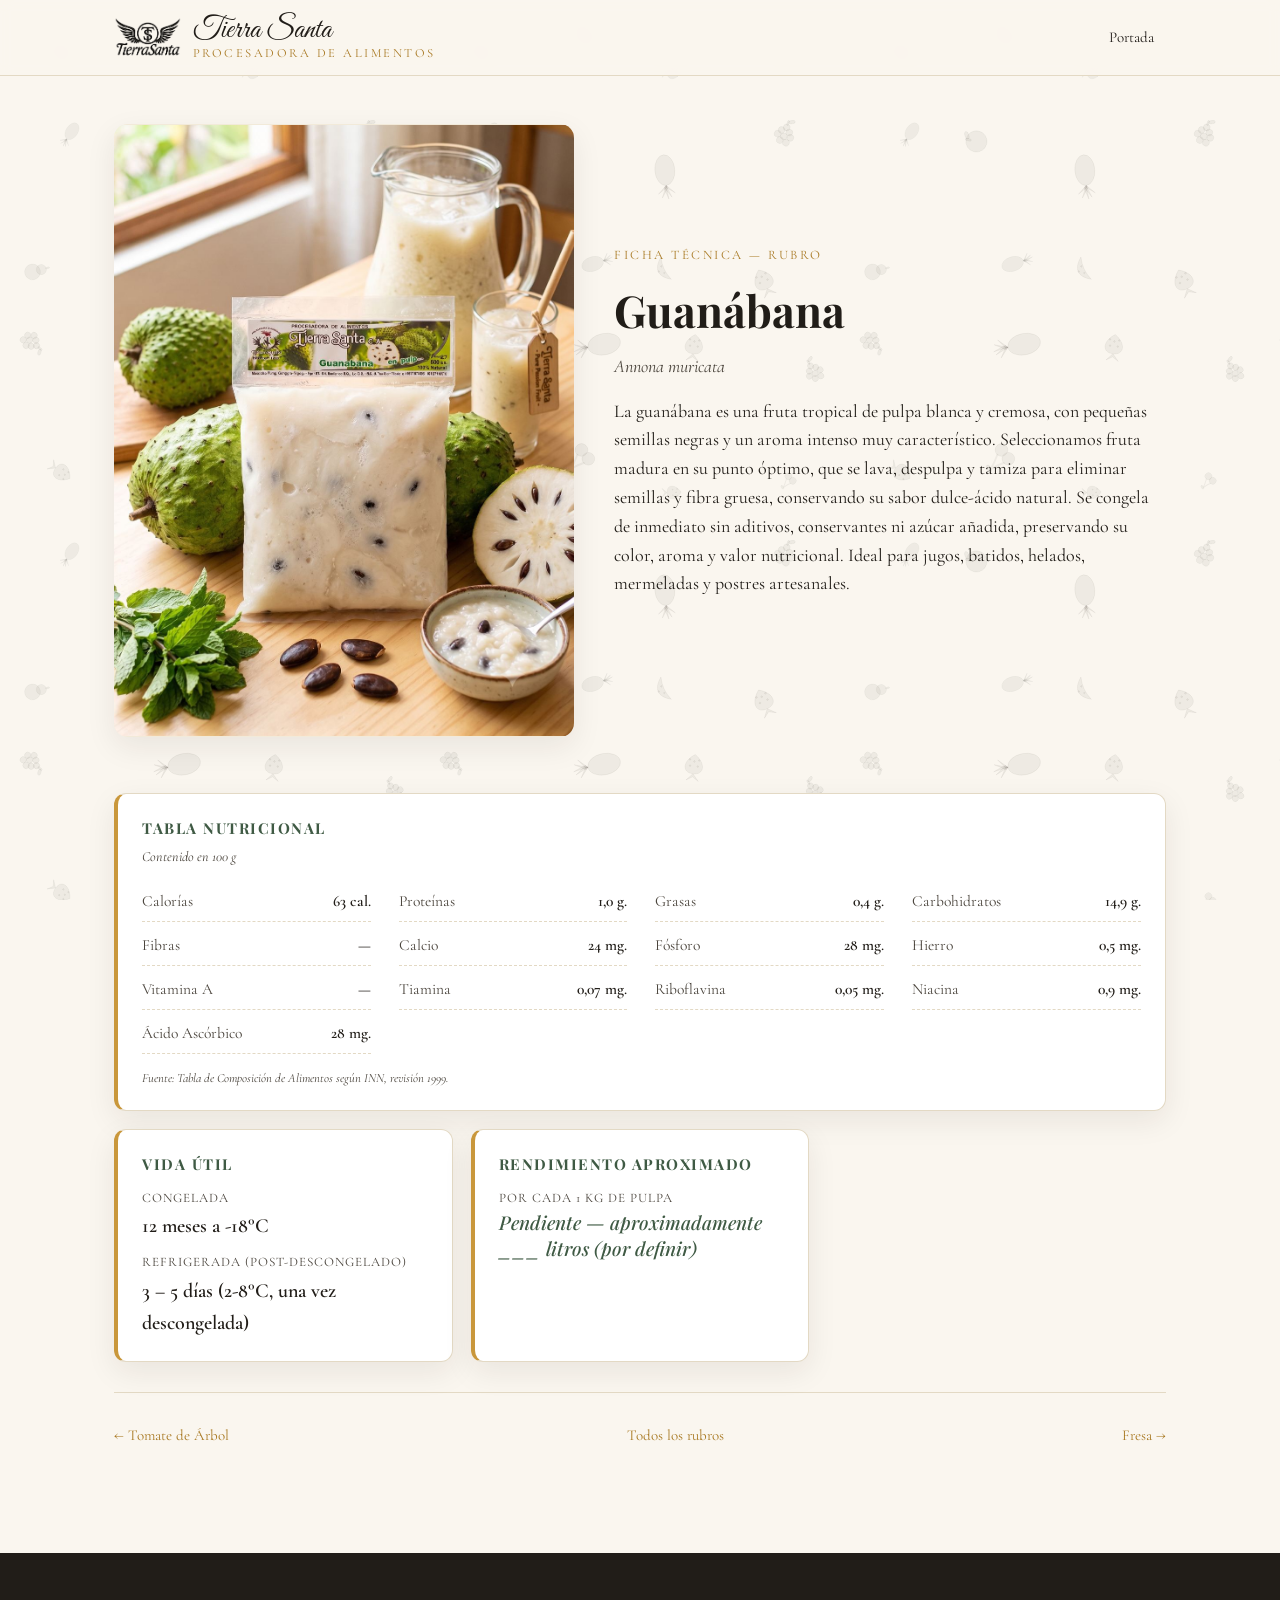
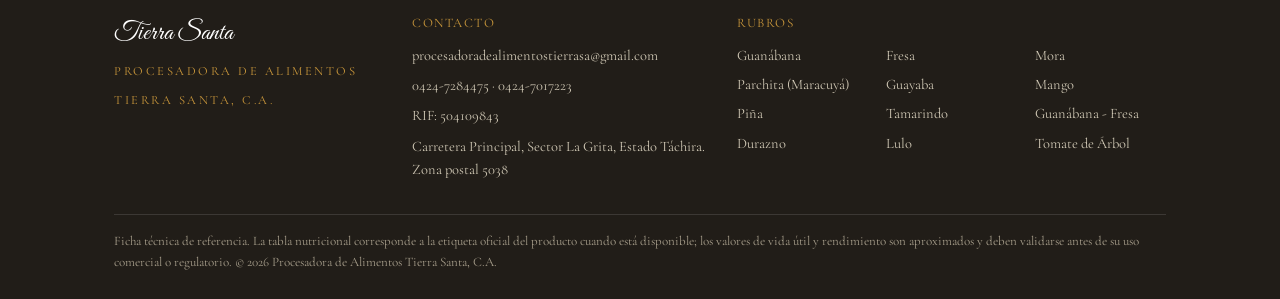
<file: rubros/guanabana.html>
<!DOCTYPE html>
<html lang="es">
<head>
<meta charset="UTF-8">
<meta name="viewport" content="width=device-width, initial-scale=1.0">
<title>Guanábana — Ficha Técnica | Tierra Santa</title>
<meta name="description" content="Ficha técnica de pulpa de Guanábana: descripción, tabla nutricional, vida útil y rendimiento aproximado.">
<link rel="preconnect" href="https://fonts.googleapis.com"><link rel="preconnect" href="https://fonts.gstatic.com" crossorigin><link href="https://fonts.googleapis.com/css2?family=Playfair+Display:wght@600;700&family=Cormorant+Garamond:wght@400;500;600&family=Great+Vibes&display=swap" rel="stylesheet">
<link rel="stylesheet" href="../assets/css/style.css?v=a4b5cdee">
<script>
  // Falls back to a colored monogram card whenever a product/logo photo is missing.
  function fruitImgFallback(img) {
    img.onerror = null;
    var ph = document.createElement('div');
    ph.className = img.dataset.fallbackClass || 'ph-placeholder';
    ph.dataset.label = img.dataset.mono || '';
    ph.style.background = img.dataset.color || '#c9973b';
    img.replaceWith(ph);
  }
</script>

</head>
<body>


<header class="site-header">
  <div class="container">
    <a class="brand" href="../index.html">
      <img src="../assets/img/logo.png" alt="Logo Tierra Santa" class="brand-mark" data-mono="TS" data-color="#211d18" data-fallback-class="brand-mark-fallback" onerror="fruitImgFallback(this)">
      <span class="brand-text">
        <span class="brand-name">Tierra Santa</span>
        <span class="brand-tagline">Procesadora de Alimentos</span>
      </span>
    </a>
    <nav class="main-nav">
      <a class="nav-link" href="../index.html">Portada</a>
    </nav>
  </div>
</header>
<section class="section rubro-hero">
  <div class="container">
    <div class="rubro-hero-photo">
      <img src="../assets/img/pulpas/guanabana.jpg" alt="Pulpa de Guanábana" class="" data-mono="GB" data-color="#4a7c59" onerror="fruitImgFallback(this)">
    </div>
    <div>
      <div class="eyebrow">Ficha Técnica — Rubro</div>
      <h1>Guanábana</h1>
      <span class="sci">Annona muricata</span>
      <p>La guanábana es una fruta tropical de pulpa blanca y cremosa, con pequeñas semillas negras y un aroma intenso muy característico. Seleccionamos fruta madura en su punto óptimo, que se lava, despulpa y tamiza para eliminar semillas y fibra gruesa, conservando su sabor dulce-ácido natural. Se congela de inmediato sin aditivos, conservantes ni azúcar añadida, preservando su color, aroma y valor nutricional. Ideal para jugos, batidos, helados, mermeladas y postres artesanales.</p>
    </div>
  </div>
</section>
<section class="section" style="padding-top:0;">
  <div class="container">
    <div class="data-grid">
      
    <div class="data-card full nutrition-card">
      <h3>Tabla Nutricional</h3>
      <div class="nutrition-subtitle">Contenido en 100 g</div>
      <div class="nutrition-grid"><div class="nutrition-row"><span>Calorías</span><strong>63 cal.</strong></div><div class="nutrition-row"><span>Proteínas</span><strong>1,0 g.</strong></div><div class="nutrition-row"><span>Grasas</span><strong>0,4 g.</strong></div><div class="nutrition-row"><span>Carbohidratos</span><strong>14,9 g.</strong></div><div class="nutrition-row"><span>Fibras</span><strong>—</strong></div><div class="nutrition-row"><span>Calcio</span><strong>24 mg.</strong></div><div class="nutrition-row"><span>Fósforo</span><strong>28 mg.</strong></div><div class="nutrition-row"><span>Hierro</span><strong>0,5 mg.</strong></div><div class="nutrition-row"><span>Vitamina A</span><strong>—</strong></div><div class="nutrition-row"><span>Tiamina</span><strong>0,07 mg.</strong></div><div class="nutrition-row"><span>Riboflavina</span><strong>0,05 mg.</strong></div><div class="nutrition-row"><span>Niacina</span><strong>0,9 mg.</strong></div><div class="nutrition-row"><span>Ácido Ascórbico</span><strong>28 mg.</strong></div></div>
      <div class="nutrition-source">Fuente: Tabla de Composición de Alimentos según INN, revisión 1999.</div>
    </div>
      <div class="data-card">
        <h3>Vida Útil</h3>
        <dl>
          <dt>Congelada</dt><dd>12 meses a -18°C</dd>
          <dt>Refrigerada (post-descongelado)</dt><dd>3 – 5 días (2-8°C, una vez descongelada)</dd>
        </dl>
      </div>
      
      <div class="data-card">
        <h3>Rendimiento Aproximado</h3>
        <dl>
          <dt>Por cada 1 kg de pulpa</dt>
          <dd class="yield-number yield-pending">Pendiente — aproximadamente ___ litros (por definir)</dd>
        </dl>
      </div>
    </div>
    <div class="pager">
      <a href="tomate-de-arbol.html">← Tomate de Árbol</a>
      <a href="../index.html">Todos los rubros</a>
      <a href="fresa.html">Fresa →</a>
    </div>
  </div>
</section>

<footer class="site-footer">
  <div class="container">
    <div class="footer-grid">
      <div>
        <span class="brand-name">Tierra Santa</span><br>
        <span class="brand-tagline">Procesadora de Alimentos Tierra Santa, C.A.</span>
      </div>
      <div class="footer-contact">
        <div class="footer-heading">Contacto</div>
        <p><a href="mailto:procesadoradealimentostierrasa@gmail.com">procesadoradealimentostierrasa@gmail.com</a></p>
        <p><a href="tel:+584247284475">0424-7284475</a> · <a href="tel:+584247017223">0424-7017223</a></p>
        <p>RIF: 504109843</p>
        <p>Carretera Principal, Sector La Grita, Estado Táchira. Zona postal 5038</p>
      </div>
      <div>
        <div class="footer-heading">Rubros</div>
        <div class="footer-links"><a href="../rubros/guanabana.html">Guanábana</a><a href="../rubros/fresa.html">Fresa</a><a href="../rubros/mora.html">Mora</a><a href="../rubros/parchita.html">Parchita (Maracuyá)</a><a href="../rubros/guayaba.html">Guayaba</a><a href="../rubros/mango.html">Mango</a><a href="../rubros/pina.html">Piña</a><a href="../rubros/tamarindo.html">Tamarindo</a><a href="../rubros/guanabana-fresa.html">Guanábana - Fresa</a><a href="../rubros/durazno.html">Durazno</a><a href="../rubros/lulo.html">Lulo</a><a href="../rubros/tomate-de-arbol.html">Tomate de Árbol</a></div>
      </div>
    </div>
    <div class="footer-note">
      Ficha técnica de referencia. La tabla nutricional corresponde a la etiqueta oficial del producto
      cuando está disponible; los valores de vida útil y rendimiento son aproximados y deben validarse
      antes de su uso comercial o regulatorio.
      &copy; 2026 Procesadora de Alimentos Tierra Santa, C.A.
    </div>
  </div>
</footer>
</body>
</html>
</file>
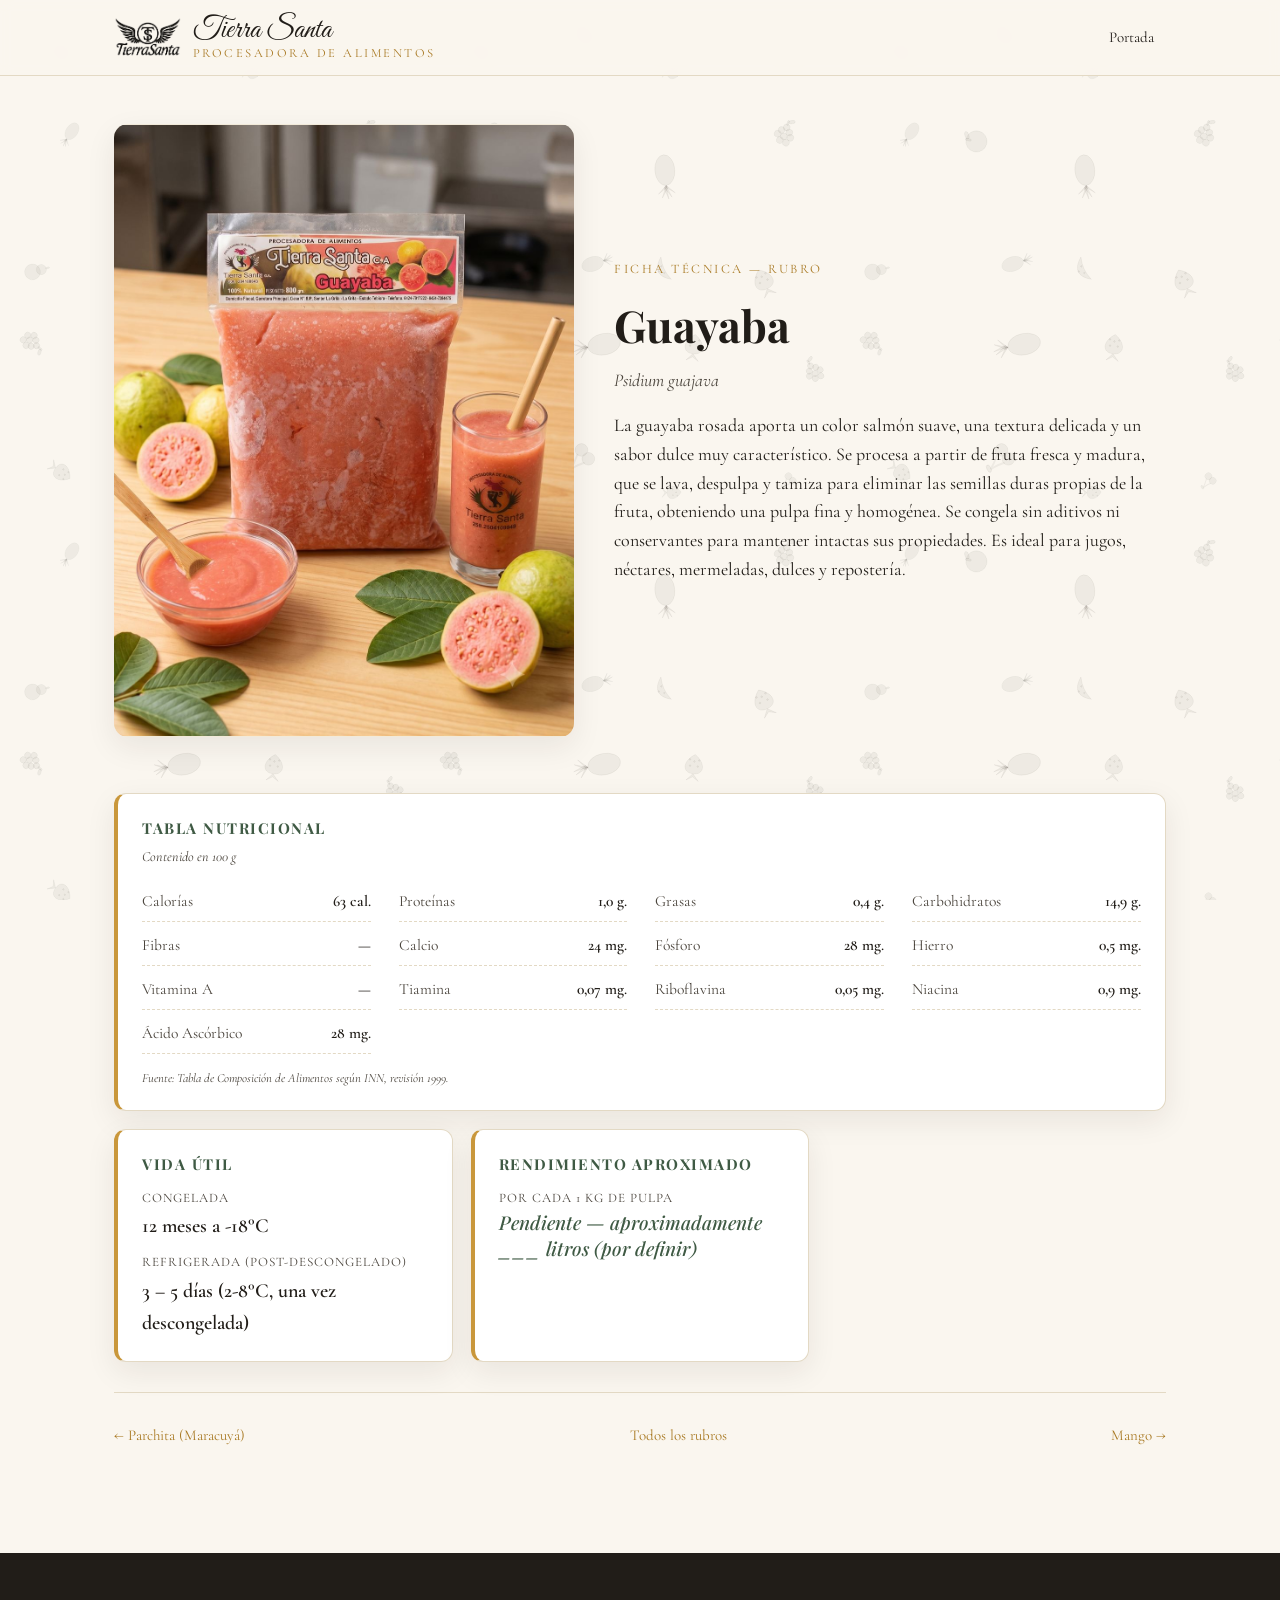
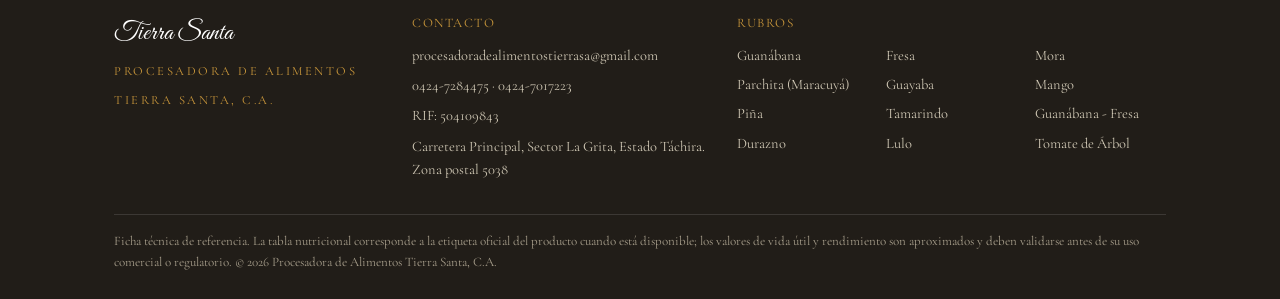
<file: rubros/guayaba.html>
<!DOCTYPE html>
<html lang="es">
<head>
<meta charset="UTF-8">
<meta name="viewport" content="width=device-width, initial-scale=1.0">
<title>Guayaba — Ficha Técnica | Tierra Santa</title>
<meta name="description" content="Ficha técnica de pulpa de Guayaba: descripción, tabla nutricional, vida útil y rendimiento aproximado.">
<link rel="preconnect" href="https://fonts.googleapis.com"><link rel="preconnect" href="https://fonts.gstatic.com" crossorigin><link href="https://fonts.googleapis.com/css2?family=Playfair+Display:wght@600;700&family=Cormorant+Garamond:wght@400;500;600&family=Great+Vibes&display=swap" rel="stylesheet">
<link rel="stylesheet" href="../assets/css/style.css?v=a4b5cdee">
<script>
  // Falls back to a colored monogram card whenever a product/logo photo is missing.
  function fruitImgFallback(img) {
    img.onerror = null;
    var ph = document.createElement('div');
    ph.className = img.dataset.fallbackClass || 'ph-placeholder';
    ph.dataset.label = img.dataset.mono || '';
    ph.style.background = img.dataset.color || '#c9973b';
    img.replaceWith(ph);
  }
</script>

</head>
<body>


<header class="site-header">
  <div class="container">
    <a class="brand" href="../index.html">
      <img src="../assets/img/logo.png" alt="Logo Tierra Santa" class="brand-mark" data-mono="TS" data-color="#211d18" data-fallback-class="brand-mark-fallback" onerror="fruitImgFallback(this)">
      <span class="brand-text">
        <span class="brand-name">Tierra Santa</span>
        <span class="brand-tagline">Procesadora de Alimentos</span>
      </span>
    </a>
    <nav class="main-nav">
      <a class="nav-link" href="../index.html">Portada</a>
    </nav>
  </div>
</header>
<section class="section rubro-hero">
  <div class="container">
    <div class="rubro-hero-photo">
      <img src="../assets/img/pulpas/guayaba.jpg" alt="Pulpa de Guayaba" class="" data-mono="GY" data-color="#d96b7a" onerror="fruitImgFallback(this)">
    </div>
    <div>
      <div class="eyebrow">Ficha Técnica — Rubro</div>
      <h1>Guayaba</h1>
      <span class="sci">Psidium guajava</span>
      <p>La guayaba rosada aporta un color salmón suave, una textura delicada y un sabor dulce muy característico. Se procesa a partir de fruta fresca y madura, que se lava, despulpa y tamiza para eliminar las semillas duras propias de la fruta, obteniendo una pulpa fina y homogénea. Se congela sin aditivos ni conservantes para mantener intactas sus propiedades. Es ideal para jugos, néctares, mermeladas, dulces y repostería.</p>
    </div>
  </div>
</section>
<section class="section" style="padding-top:0;">
  <div class="container">
    <div class="data-grid">
      
    <div class="data-card full nutrition-card">
      <h3>Tabla Nutricional</h3>
      <div class="nutrition-subtitle">Contenido en 100 g</div>
      <div class="nutrition-grid"><div class="nutrition-row"><span>Calorías</span><strong>63 cal.</strong></div><div class="nutrition-row"><span>Proteínas</span><strong>1,0 g.</strong></div><div class="nutrition-row"><span>Grasas</span><strong>0,4 g.</strong></div><div class="nutrition-row"><span>Carbohidratos</span><strong>14,9 g.</strong></div><div class="nutrition-row"><span>Fibras</span><strong>—</strong></div><div class="nutrition-row"><span>Calcio</span><strong>24 mg.</strong></div><div class="nutrition-row"><span>Fósforo</span><strong>28 mg.</strong></div><div class="nutrition-row"><span>Hierro</span><strong>0,5 mg.</strong></div><div class="nutrition-row"><span>Vitamina A</span><strong>—</strong></div><div class="nutrition-row"><span>Tiamina</span><strong>0,07 mg.</strong></div><div class="nutrition-row"><span>Riboflavina</span><strong>0,05 mg.</strong></div><div class="nutrition-row"><span>Niacina</span><strong>0,9 mg.</strong></div><div class="nutrition-row"><span>Ácido Ascórbico</span><strong>28 mg.</strong></div></div>
      <div class="nutrition-source">Fuente: Tabla de Composición de Alimentos según INN, revisión 1999.</div>
    </div>
      <div class="data-card">
        <h3>Vida Útil</h3>
        <dl>
          <dt>Congelada</dt><dd>12 meses a -18°C</dd>
          <dt>Refrigerada (post-descongelado)</dt><dd>3 – 5 días (2-8°C, una vez descongelada)</dd>
        </dl>
      </div>
      
      <div class="data-card">
        <h3>Rendimiento Aproximado</h3>
        <dl>
          <dt>Por cada 1 kg de pulpa</dt>
          <dd class="yield-number yield-pending">Pendiente — aproximadamente ___ litros (por definir)</dd>
        </dl>
      </div>
    </div>
    <div class="pager">
      <a href="parchita.html">← Parchita (Maracuyá)</a>
      <a href="../index.html">Todos los rubros</a>
      <a href="mango.html">Mango →</a>
    </div>
  </div>
</section>

<footer class="site-footer">
  <div class="container">
    <div class="footer-grid">
      <div>
        <span class="brand-name">Tierra Santa</span><br>
        <span class="brand-tagline">Procesadora de Alimentos Tierra Santa, C.A.</span>
      </div>
      <div class="footer-contact">
        <div class="footer-heading">Contacto</div>
        <p><a href="mailto:procesadoradealimentostierrasa@gmail.com">procesadoradealimentostierrasa@gmail.com</a></p>
        <p><a href="tel:+584247284475">0424-7284475</a> · <a href="tel:+584247017223">0424-7017223</a></p>
        <p>RIF: 504109843</p>
        <p>Carretera Principal, Sector La Grita, Estado Táchira. Zona postal 5038</p>
      </div>
      <div>
        <div class="footer-heading">Rubros</div>
        <div class="footer-links"><a href="../rubros/guanabana.html">Guanábana</a><a href="../rubros/fresa.html">Fresa</a><a href="../rubros/mora.html">Mora</a><a href="../rubros/parchita.html">Parchita (Maracuyá)</a><a href="../rubros/guayaba.html">Guayaba</a><a href="../rubros/mango.html">Mango</a><a href="../rubros/pina.html">Piña</a><a href="../rubros/tamarindo.html">Tamarindo</a><a href="../rubros/guanabana-fresa.html">Guanábana - Fresa</a><a href="../rubros/durazno.html">Durazno</a><a href="../rubros/lulo.html">Lulo</a><a href="../rubros/tomate-de-arbol.html">Tomate de Árbol</a></div>
      </div>
    </div>
    <div class="footer-note">
      Ficha técnica de referencia. La tabla nutricional corresponde a la etiqueta oficial del producto
      cuando está disponible; los valores de vida útil y rendimiento son aproximados y deben validarse
      antes de su uso comercial o regulatorio.
      &copy; 2026 Procesadora de Alimentos Tierra Santa, C.A.
    </div>
  </div>
</footer>
</body>
</html>
</file>
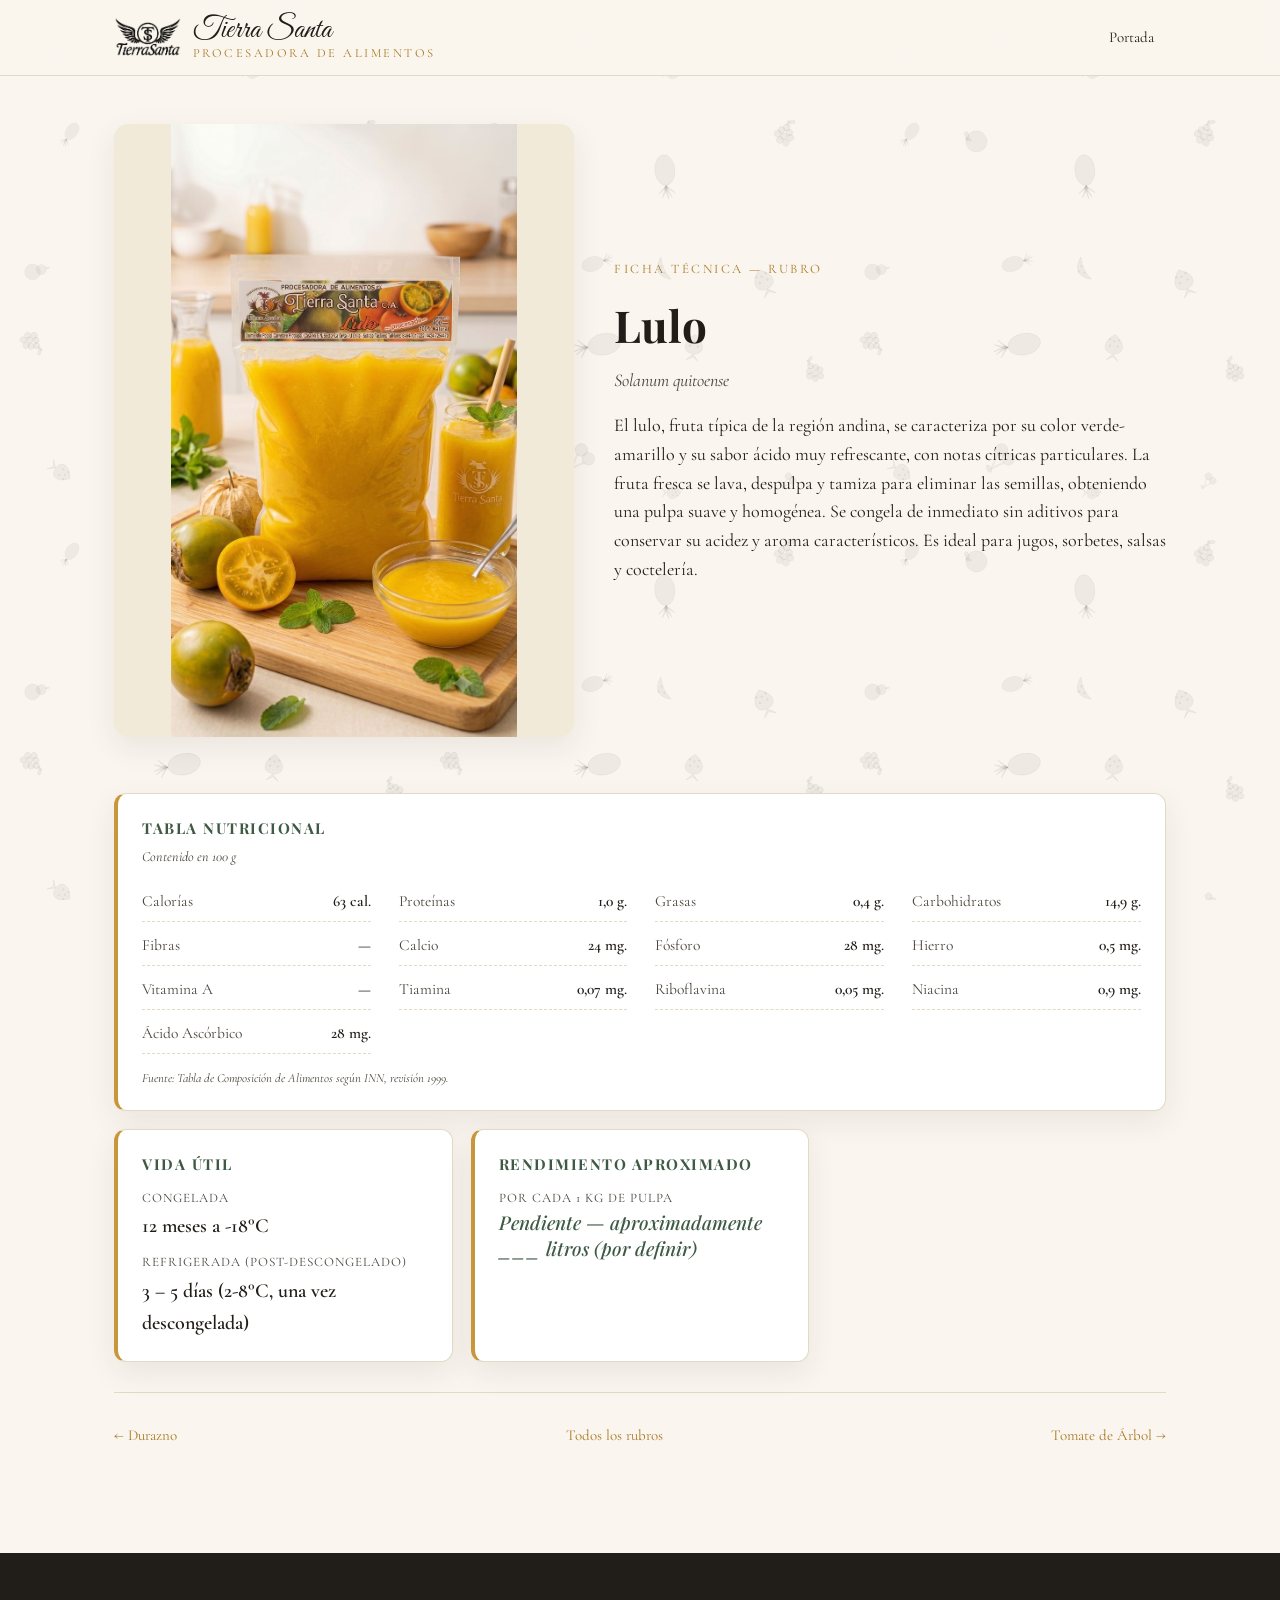
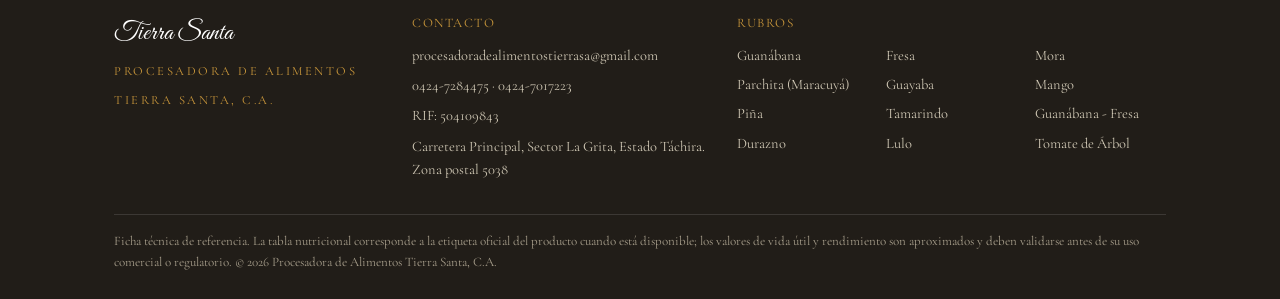
<file: rubros/lulo.html>
<!DOCTYPE html>
<html lang="es">
<head>
<meta charset="UTF-8">
<meta name="viewport" content="width=device-width, initial-scale=1.0">
<title>Lulo — Ficha Técnica | Tierra Santa</title>
<meta name="description" content="Ficha técnica de pulpa de Lulo: descripción, tabla nutricional, vida útil y rendimiento aproximado.">
<link rel="preconnect" href="https://fonts.googleapis.com"><link rel="preconnect" href="https://fonts.gstatic.com" crossorigin><link href="https://fonts.googleapis.com/css2?family=Playfair+Display:wght@600;700&family=Cormorant+Garamond:wght@400;500;600&family=Great+Vibes&display=swap" rel="stylesheet">
<link rel="stylesheet" href="../assets/css/style.css?v=a4b5cdee">
<script>
  // Falls back to a colored monogram card whenever a product/logo photo is missing.
  function fruitImgFallback(img) {
    img.onerror = null;
    var ph = document.createElement('div');
    ph.className = img.dataset.fallbackClass || 'ph-placeholder';
    ph.dataset.label = img.dataset.mono || '';
    ph.style.background = img.dataset.color || '#c9973b';
    img.replaceWith(ph);
  }
</script>

</head>
<body>


<header class="site-header">
  <div class="container">
    <a class="brand" href="../index.html">
      <img src="../assets/img/logo.png" alt="Logo Tierra Santa" class="brand-mark" data-mono="TS" data-color="#211d18" data-fallback-class="brand-mark-fallback" onerror="fruitImgFallback(this)">
      <span class="brand-text">
        <span class="brand-name">Tierra Santa</span>
        <span class="brand-tagline">Procesadora de Alimentos</span>
      </span>
    </a>
    <nav class="main-nav">
      <a class="nav-link" href="../index.html">Portada</a>
    </nav>
  </div>
</header>
<section class="section rubro-hero">
  <div class="container">
    <div class="rubro-hero-photo">
      <img src="../assets/img/pulpas/lulo.jpg" alt="Pulpa de Lulo" class="" data-mono="LU" data-color="#7ba428" onerror="fruitImgFallback(this)">
    </div>
    <div>
      <div class="eyebrow">Ficha Técnica — Rubro</div>
      <h1>Lulo</h1>
      <span class="sci">Solanum quitoense</span>
      <p>El lulo, fruta típica de la región andina, se caracteriza por su color verde-amarillo y su sabor ácido muy refrescante, con notas cítricas particulares. La fruta fresca se lava, despulpa y tamiza para eliminar las semillas, obteniendo una pulpa suave y homogénea. Se congela de inmediato sin aditivos para conservar su acidez y aroma característicos. Es ideal para jugos, sorbetes, salsas y coctelería.</p>
    </div>
  </div>
</section>
<section class="section" style="padding-top:0;">
  <div class="container">
    <div class="data-grid">
      
    <div class="data-card full nutrition-card">
      <h3>Tabla Nutricional</h3>
      <div class="nutrition-subtitle">Contenido en 100 g</div>
      <div class="nutrition-grid"><div class="nutrition-row"><span>Calorías</span><strong>63 cal.</strong></div><div class="nutrition-row"><span>Proteínas</span><strong>1,0 g.</strong></div><div class="nutrition-row"><span>Grasas</span><strong>0,4 g.</strong></div><div class="nutrition-row"><span>Carbohidratos</span><strong>14,9 g.</strong></div><div class="nutrition-row"><span>Fibras</span><strong>—</strong></div><div class="nutrition-row"><span>Calcio</span><strong>24 mg.</strong></div><div class="nutrition-row"><span>Fósforo</span><strong>28 mg.</strong></div><div class="nutrition-row"><span>Hierro</span><strong>0,5 mg.</strong></div><div class="nutrition-row"><span>Vitamina A</span><strong>—</strong></div><div class="nutrition-row"><span>Tiamina</span><strong>0,07 mg.</strong></div><div class="nutrition-row"><span>Riboflavina</span><strong>0,05 mg.</strong></div><div class="nutrition-row"><span>Niacina</span><strong>0,9 mg.</strong></div><div class="nutrition-row"><span>Ácido Ascórbico</span><strong>28 mg.</strong></div></div>
      <div class="nutrition-source">Fuente: Tabla de Composición de Alimentos según INN, revisión 1999.</div>
    </div>
      <div class="data-card">
        <h3>Vida Útil</h3>
        <dl>
          <dt>Congelada</dt><dd>12 meses a -18°C</dd>
          <dt>Refrigerada (post-descongelado)</dt><dd>3 – 5 días (2-8°C, una vez descongelada)</dd>
        </dl>
      </div>
      
      <div class="data-card">
        <h3>Rendimiento Aproximado</h3>
        <dl>
          <dt>Por cada 1 kg de pulpa</dt>
          <dd class="yield-number yield-pending">Pendiente — aproximadamente ___ litros (por definir)</dd>
        </dl>
      </div>
    </div>
    <div class="pager">
      <a href="durazno.html">← Durazno</a>
      <a href="../index.html">Todos los rubros</a>
      <a href="tomate-de-arbol.html">Tomate de Árbol →</a>
    </div>
  </div>
</section>

<footer class="site-footer">
  <div class="container">
    <div class="footer-grid">
      <div>
        <span class="brand-name">Tierra Santa</span><br>
        <span class="brand-tagline">Procesadora de Alimentos Tierra Santa, C.A.</span>
      </div>
      <div class="footer-contact">
        <div class="footer-heading">Contacto</div>
        <p><a href="mailto:procesadoradealimentostierrasa@gmail.com">procesadoradealimentostierrasa@gmail.com</a></p>
        <p><a href="tel:+584247284475">0424-7284475</a> · <a href="tel:+584247017223">0424-7017223</a></p>
        <p>RIF: 504109843</p>
        <p>Carretera Principal, Sector La Grita, Estado Táchira. Zona postal 5038</p>
      </div>
      <div>
        <div class="footer-heading">Rubros</div>
        <div class="footer-links"><a href="../rubros/guanabana.html">Guanábana</a><a href="../rubros/fresa.html">Fresa</a><a href="../rubros/mora.html">Mora</a><a href="../rubros/parchita.html">Parchita (Maracuyá)</a><a href="../rubros/guayaba.html">Guayaba</a><a href="../rubros/mango.html">Mango</a><a href="../rubros/pina.html">Piña</a><a href="../rubros/tamarindo.html">Tamarindo</a><a href="../rubros/guanabana-fresa.html">Guanábana - Fresa</a><a href="../rubros/durazno.html">Durazno</a><a href="../rubros/lulo.html">Lulo</a><a href="../rubros/tomate-de-arbol.html">Tomate de Árbol</a></div>
      </div>
    </div>
    <div class="footer-note">
      Ficha técnica de referencia. La tabla nutricional corresponde a la etiqueta oficial del producto
      cuando está disponible; los valores de vida útil y rendimiento son aproximados y deben validarse
      antes de su uso comercial o regulatorio.
      &copy; 2026 Procesadora de Alimentos Tierra Santa, C.A.
    </div>
  </div>
</footer>
</body>
</html>
</file>
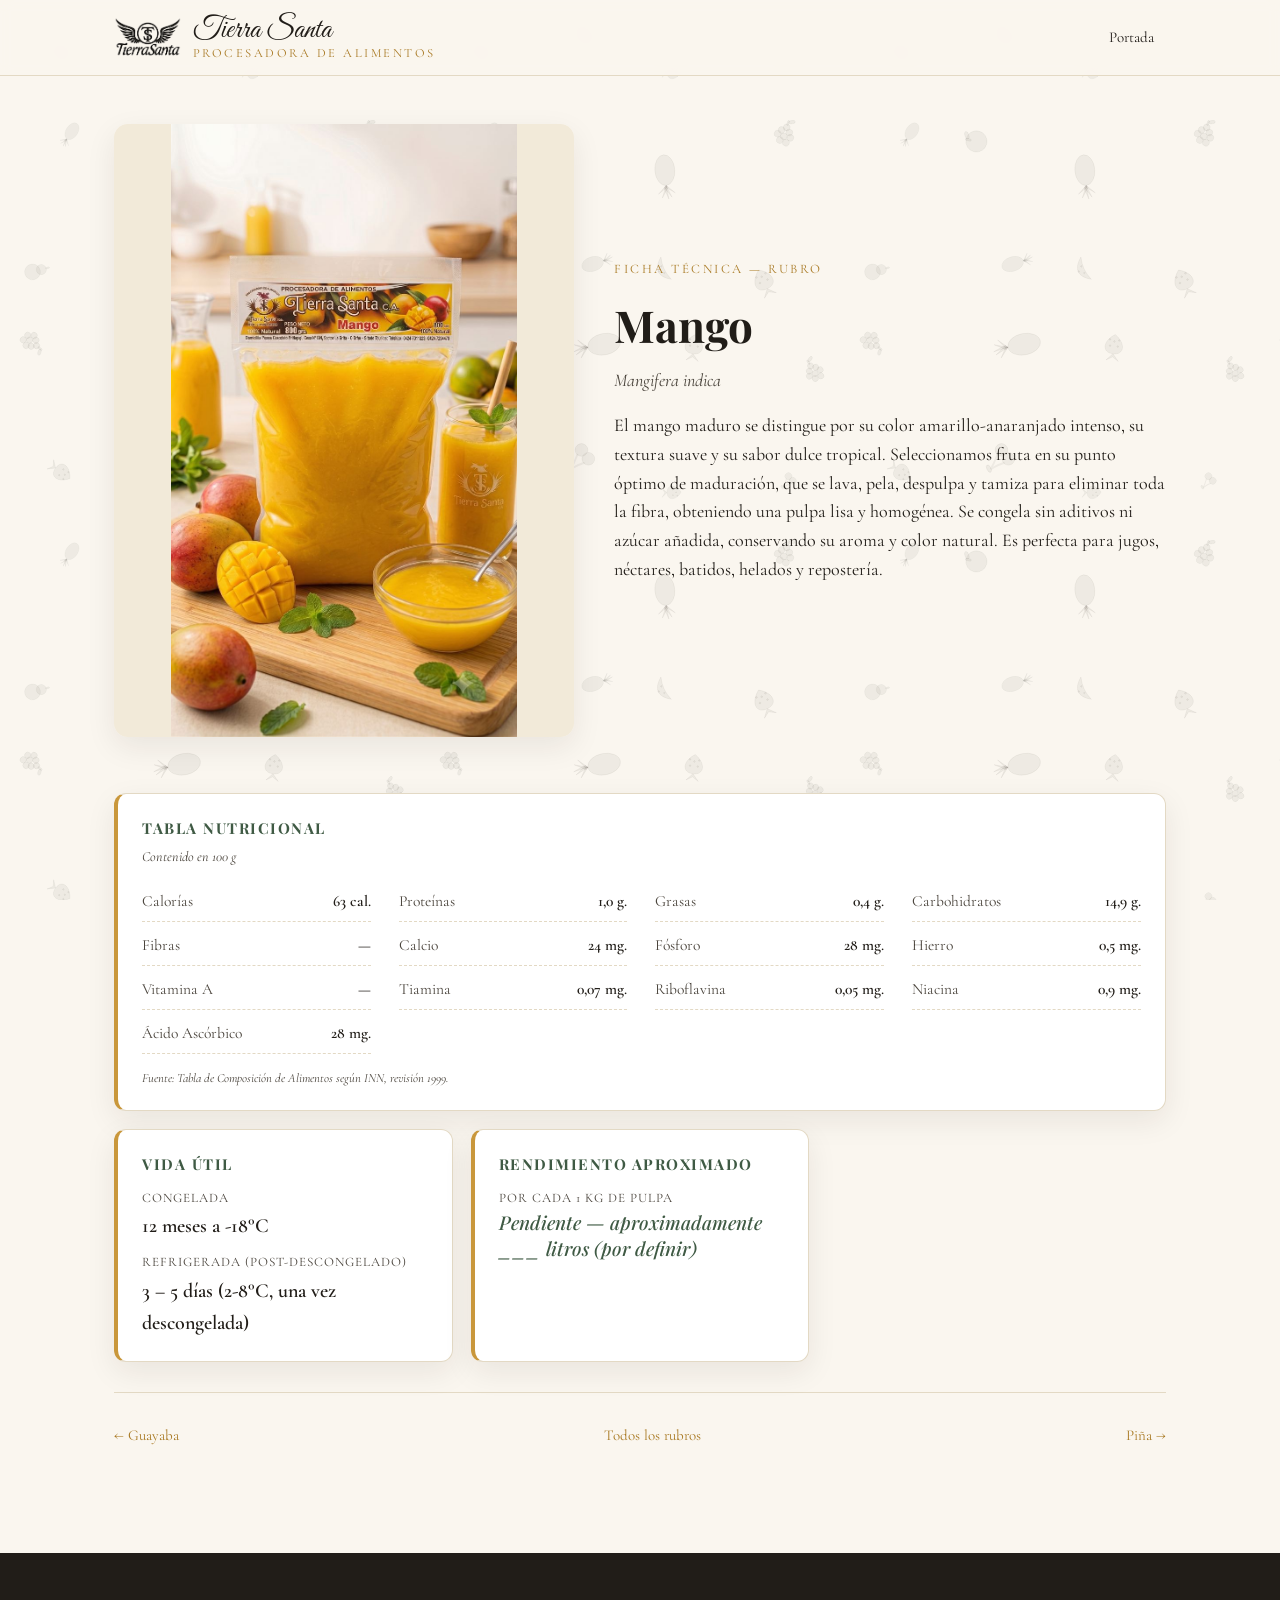
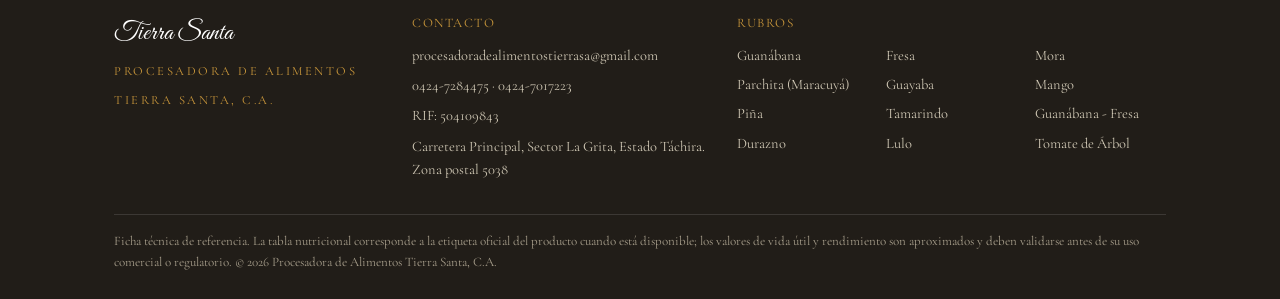
<file: rubros/mango.html>
<!DOCTYPE html>
<html lang="es">
<head>
<meta charset="UTF-8">
<meta name="viewport" content="width=device-width, initial-scale=1.0">
<title>Mango — Ficha Técnica | Tierra Santa</title>
<meta name="description" content="Ficha técnica de pulpa de Mango: descripción, tabla nutricional, vida útil y rendimiento aproximado.">
<link rel="preconnect" href="https://fonts.googleapis.com"><link rel="preconnect" href="https://fonts.gstatic.com" crossorigin><link href="https://fonts.googleapis.com/css2?family=Playfair+Display:wght@600;700&family=Cormorant+Garamond:wght@400;500;600&family=Great+Vibes&display=swap" rel="stylesheet">
<link rel="stylesheet" href="../assets/css/style.css?v=a4b5cdee">
<script>
  // Falls back to a colored monogram card whenever a product/logo photo is missing.
  function fruitImgFallback(img) {
    img.onerror = null;
    var ph = document.createElement('div');
    ph.className = img.dataset.fallbackClass || 'ph-placeholder';
    ph.dataset.label = img.dataset.mono || '';
    ph.style.background = img.dataset.color || '#c9973b';
    img.replaceWith(ph);
  }
</script>

</head>
<body>


<header class="site-header">
  <div class="container">
    <a class="brand" href="../index.html">
      <img src="../assets/img/logo.png" alt="Logo Tierra Santa" class="brand-mark" data-mono="TS" data-color="#211d18" data-fallback-class="brand-mark-fallback" onerror="fruitImgFallback(this)">
      <span class="brand-text">
        <span class="brand-name">Tierra Santa</span>
        <span class="brand-tagline">Procesadora de Alimentos</span>
      </span>
    </a>
    <nav class="main-nav">
      <a class="nav-link" href="../index.html">Portada</a>
    </nav>
  </div>
</header>
<section class="section rubro-hero">
  <div class="container">
    <div class="rubro-hero-photo">
      <img src="../assets/img/pulpas/mango.jpg" alt="Pulpa de Mango" class="" data-mono="MA" data-color="#e8901f" onerror="fruitImgFallback(this)">
    </div>
    <div>
      <div class="eyebrow">Ficha Técnica — Rubro</div>
      <h1>Mango</h1>
      <span class="sci">Mangifera indica</span>
      <p>El mango maduro se distingue por su color amarillo-anaranjado intenso, su textura suave y su sabor dulce tropical. Seleccionamos fruta en su punto óptimo de maduración, que se lava, pela, despulpa y tamiza para eliminar toda la fibra, obteniendo una pulpa lisa y homogénea. Se congela sin aditivos ni azúcar añadida, conservando su aroma y color natural. Es perfecta para jugos, néctares, batidos, helados y repostería.</p>
    </div>
  </div>
</section>
<section class="section" style="padding-top:0;">
  <div class="container">
    <div class="data-grid">
      
    <div class="data-card full nutrition-card">
      <h3>Tabla Nutricional</h3>
      <div class="nutrition-subtitle">Contenido en 100 g</div>
      <div class="nutrition-grid"><div class="nutrition-row"><span>Calorías</span><strong>63 cal.</strong></div><div class="nutrition-row"><span>Proteínas</span><strong>1,0 g.</strong></div><div class="nutrition-row"><span>Grasas</span><strong>0,4 g.</strong></div><div class="nutrition-row"><span>Carbohidratos</span><strong>14,9 g.</strong></div><div class="nutrition-row"><span>Fibras</span><strong>—</strong></div><div class="nutrition-row"><span>Calcio</span><strong>24 mg.</strong></div><div class="nutrition-row"><span>Fósforo</span><strong>28 mg.</strong></div><div class="nutrition-row"><span>Hierro</span><strong>0,5 mg.</strong></div><div class="nutrition-row"><span>Vitamina A</span><strong>—</strong></div><div class="nutrition-row"><span>Tiamina</span><strong>0,07 mg.</strong></div><div class="nutrition-row"><span>Riboflavina</span><strong>0,05 mg.</strong></div><div class="nutrition-row"><span>Niacina</span><strong>0,9 mg.</strong></div><div class="nutrition-row"><span>Ácido Ascórbico</span><strong>28 mg.</strong></div></div>
      <div class="nutrition-source">Fuente: Tabla de Composición de Alimentos según INN, revisión 1999.</div>
    </div>
      <div class="data-card">
        <h3>Vida Útil</h3>
        <dl>
          <dt>Congelada</dt><dd>12 meses a -18°C</dd>
          <dt>Refrigerada (post-descongelado)</dt><dd>3 – 5 días (2-8°C, una vez descongelada)</dd>
        </dl>
      </div>
      
      <div class="data-card">
        <h3>Rendimiento Aproximado</h3>
        <dl>
          <dt>Por cada 1 kg de pulpa</dt>
          <dd class="yield-number yield-pending">Pendiente — aproximadamente ___ litros (por definir)</dd>
        </dl>
      </div>
    </div>
    <div class="pager">
      <a href="guayaba.html">← Guayaba</a>
      <a href="../index.html">Todos los rubros</a>
      <a href="pina.html">Piña →</a>
    </div>
  </div>
</section>

<footer class="site-footer">
  <div class="container">
    <div class="footer-grid">
      <div>
        <span class="brand-name">Tierra Santa</span><br>
        <span class="brand-tagline">Procesadora de Alimentos Tierra Santa, C.A.</span>
      </div>
      <div class="footer-contact">
        <div class="footer-heading">Contacto</div>
        <p><a href="mailto:procesadoradealimentostierrasa@gmail.com">procesadoradealimentostierrasa@gmail.com</a></p>
        <p><a href="tel:+584247284475">0424-7284475</a> · <a href="tel:+584247017223">0424-7017223</a></p>
        <p>RIF: 504109843</p>
        <p>Carretera Principal, Sector La Grita, Estado Táchira. Zona postal 5038</p>
      </div>
      <div>
        <div class="footer-heading">Rubros</div>
        <div class="footer-links"><a href="../rubros/guanabana.html">Guanábana</a><a href="../rubros/fresa.html">Fresa</a><a href="../rubros/mora.html">Mora</a><a href="../rubros/parchita.html">Parchita (Maracuyá)</a><a href="../rubros/guayaba.html">Guayaba</a><a href="../rubros/mango.html">Mango</a><a href="../rubros/pina.html">Piña</a><a href="../rubros/tamarindo.html">Tamarindo</a><a href="../rubros/guanabana-fresa.html">Guanábana - Fresa</a><a href="../rubros/durazno.html">Durazno</a><a href="../rubros/lulo.html">Lulo</a><a href="../rubros/tomate-de-arbol.html">Tomate de Árbol</a></div>
      </div>
    </div>
    <div class="footer-note">
      Ficha técnica de referencia. La tabla nutricional corresponde a la etiqueta oficial del producto
      cuando está disponible; los valores de vida útil y rendimiento son aproximados y deben validarse
      antes de su uso comercial o regulatorio.
      &copy; 2026 Procesadora de Alimentos Tierra Santa, C.A.
    </div>
  </div>
</footer>
</body>
</html>
</file>
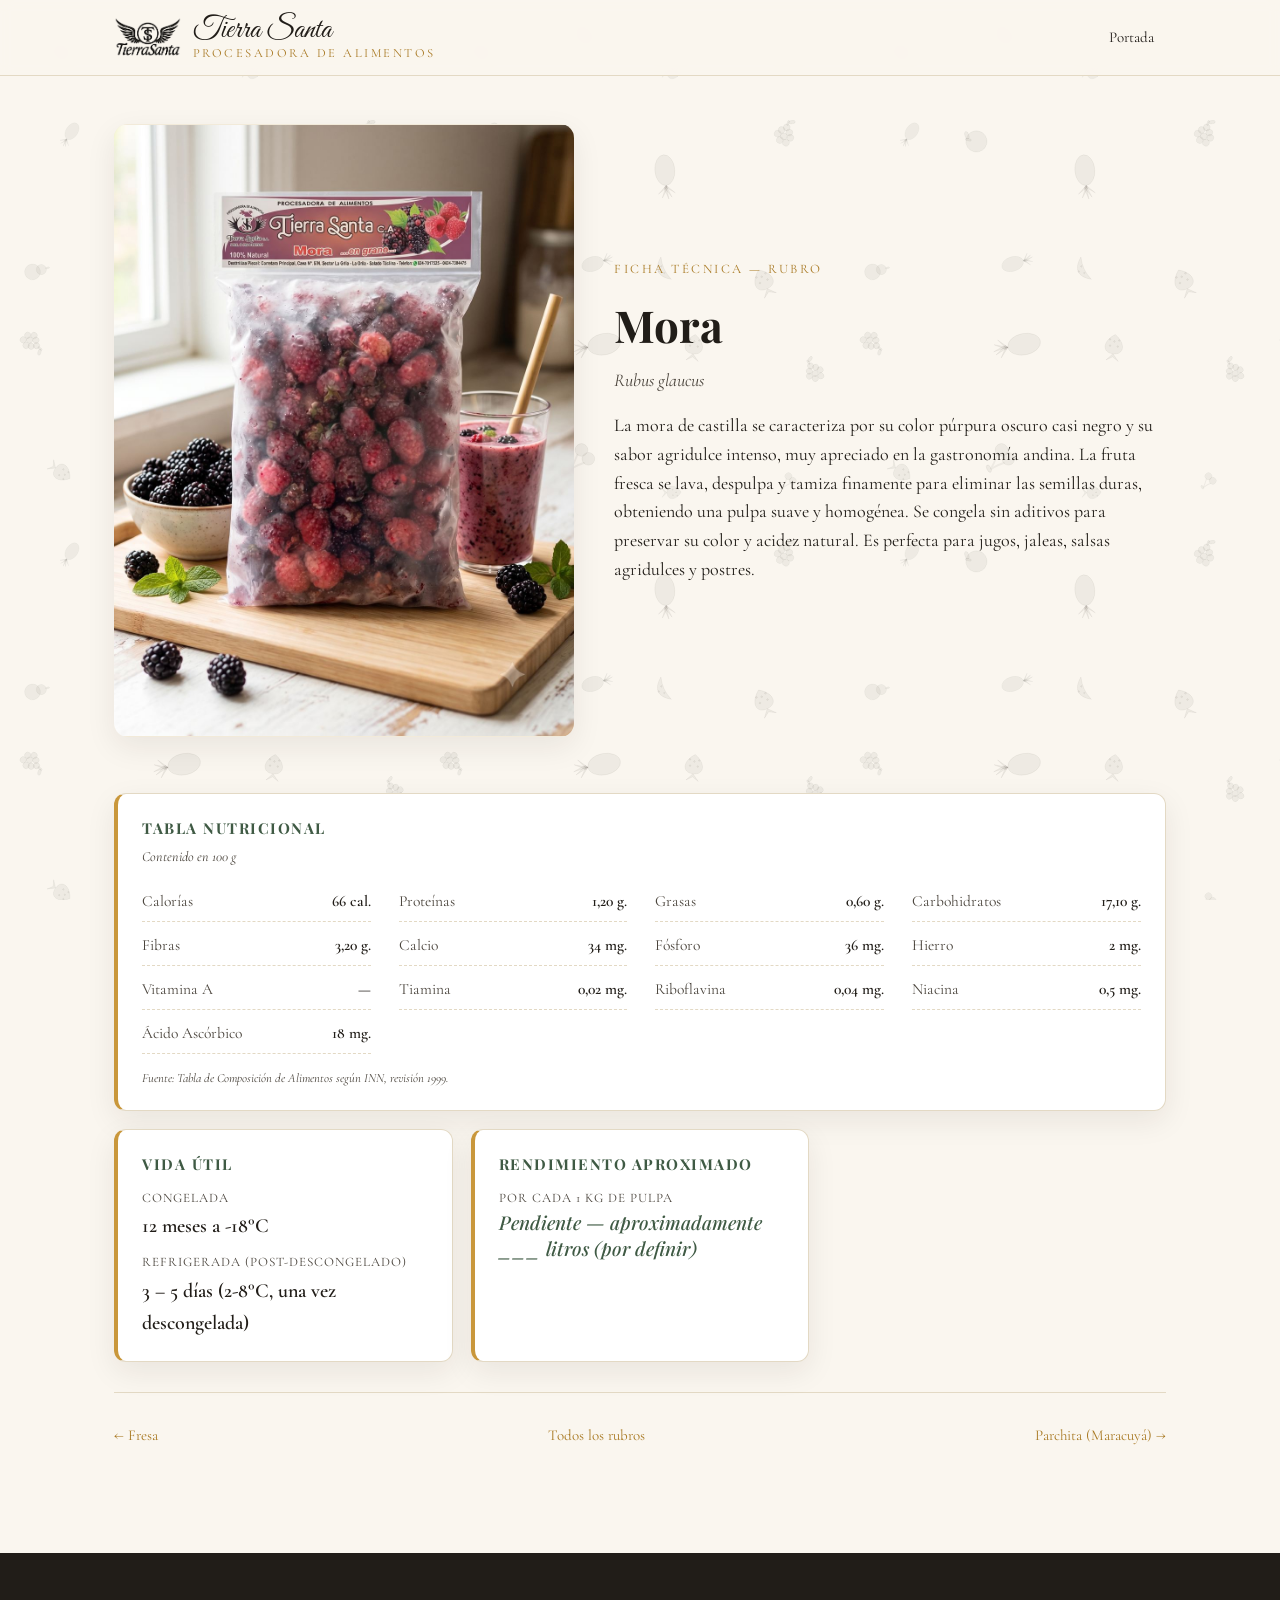
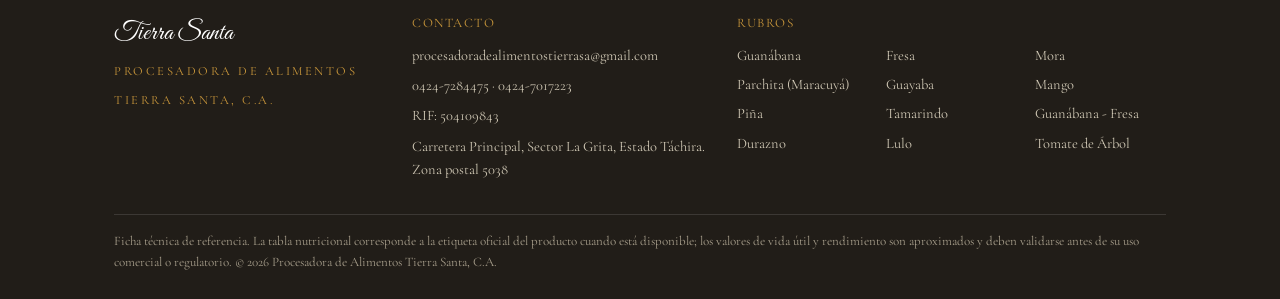
<file: rubros/mora.html>
<!DOCTYPE html>
<html lang="es">
<head>
<meta charset="UTF-8">
<meta name="viewport" content="width=device-width, initial-scale=1.0">
<title>Mora — Ficha Técnica | Tierra Santa</title>
<meta name="description" content="Ficha técnica de pulpa de Mora: descripción, tabla nutricional, vida útil y rendimiento aproximado.">
<link rel="preconnect" href="https://fonts.googleapis.com"><link rel="preconnect" href="https://fonts.gstatic.com" crossorigin><link href="https://fonts.googleapis.com/css2?family=Playfair+Display:wght@600;700&family=Cormorant+Garamond:wght@400;500;600&family=Great+Vibes&display=swap" rel="stylesheet">
<link rel="stylesheet" href="../assets/css/style.css?v=a4b5cdee">
<script>
  // Falls back to a colored monogram card whenever a product/logo photo is missing.
  function fruitImgFallback(img) {
    img.onerror = null;
    var ph = document.createElement('div');
    ph.className = img.dataset.fallbackClass || 'ph-placeholder';
    ph.dataset.label = img.dataset.mono || '';
    ph.style.background = img.dataset.color || '#c9973b';
    img.replaceWith(ph);
  }
</script>

</head>
<body>


<header class="site-header">
  <div class="container">
    <a class="brand" href="../index.html">
      <img src="../assets/img/logo.png" alt="Logo Tierra Santa" class="brand-mark" data-mono="TS" data-color="#211d18" data-fallback-class="brand-mark-fallback" onerror="fruitImgFallback(this)">
      <span class="brand-text">
        <span class="brand-name">Tierra Santa</span>
        <span class="brand-tagline">Procesadora de Alimentos</span>
      </span>
    </a>
    <nav class="main-nav">
      <a class="nav-link" href="../index.html">Portada</a>
    </nav>
  </div>
</header>
<section class="section rubro-hero">
  <div class="container">
    <div class="rubro-hero-photo">
      <img src="../assets/img/pulpas/mora.jpg" alt="Pulpa de Mora" class="" data-mono="MO" data-color="#5b2a6e" onerror="fruitImgFallback(this)">
    </div>
    <div>
      <div class="eyebrow">Ficha Técnica — Rubro</div>
      <h1>Mora</h1>
      <span class="sci">Rubus glaucus</span>
      <p>La mora de castilla se caracteriza por su color púrpura oscuro casi negro y su sabor agridulce intenso, muy apreciado en la gastronomía andina. La fruta fresca se lava, despulpa y tamiza finamente para eliminar las semillas duras, obteniendo una pulpa suave y homogénea. Se congela sin aditivos para preservar su color y acidez natural. Es perfecta para jugos, jaleas, salsas agridulces y postres.</p>
    </div>
  </div>
</section>
<section class="section" style="padding-top:0;">
  <div class="container">
    <div class="data-grid">
      
    <div class="data-card full nutrition-card">
      <h3>Tabla Nutricional</h3>
      <div class="nutrition-subtitle">Contenido en 100 g</div>
      <div class="nutrition-grid"><div class="nutrition-row"><span>Calorías</span><strong>66 cal.</strong></div><div class="nutrition-row"><span>Proteínas</span><strong>1,20 g.</strong></div><div class="nutrition-row"><span>Grasas</span><strong>0,60 g.</strong></div><div class="nutrition-row"><span>Carbohidratos</span><strong>17,10 g.</strong></div><div class="nutrition-row"><span>Fibras</span><strong>3,20 g.</strong></div><div class="nutrition-row"><span>Calcio</span><strong>34 mg.</strong></div><div class="nutrition-row"><span>Fósforo</span><strong>36 mg.</strong></div><div class="nutrition-row"><span>Hierro</span><strong>2 mg.</strong></div><div class="nutrition-row"><span>Vitamina A</span><strong>—</strong></div><div class="nutrition-row"><span>Tiamina</span><strong>0,02 mg.</strong></div><div class="nutrition-row"><span>Riboflavina</span><strong>0,04 mg.</strong></div><div class="nutrition-row"><span>Niacina</span><strong>0,5 mg.</strong></div><div class="nutrition-row"><span>Ácido Ascórbico</span><strong>18 mg.</strong></div></div>
      <div class="nutrition-source">Fuente: Tabla de Composición de Alimentos según INN, revisión 1999.</div>
    </div>
      <div class="data-card">
        <h3>Vida Útil</h3>
        <dl>
          <dt>Congelada</dt><dd>12 meses a -18°C</dd>
          <dt>Refrigerada (post-descongelado)</dt><dd>3 – 5 días (2-8°C, una vez descongelada)</dd>
        </dl>
      </div>
      
      <div class="data-card">
        <h3>Rendimiento Aproximado</h3>
        <dl>
          <dt>Por cada 1 kg de pulpa</dt>
          <dd class="yield-number yield-pending">Pendiente — aproximadamente ___ litros (por definir)</dd>
        </dl>
      </div>
    </div>
    <div class="pager">
      <a href="fresa.html">← Fresa</a>
      <a href="../index.html">Todos los rubros</a>
      <a href="parchita.html">Parchita (Maracuyá) →</a>
    </div>
  </div>
</section>

<footer class="site-footer">
  <div class="container">
    <div class="footer-grid">
      <div>
        <span class="brand-name">Tierra Santa</span><br>
        <span class="brand-tagline">Procesadora de Alimentos Tierra Santa, C.A.</span>
      </div>
      <div class="footer-contact">
        <div class="footer-heading">Contacto</div>
        <p><a href="mailto:procesadoradealimentostierrasa@gmail.com">procesadoradealimentostierrasa@gmail.com</a></p>
        <p><a href="tel:+584247284475">0424-7284475</a> · <a href="tel:+584247017223">0424-7017223</a></p>
        <p>RIF: 504109843</p>
        <p>Carretera Principal, Sector La Grita, Estado Táchira. Zona postal 5038</p>
      </div>
      <div>
        <div class="footer-heading">Rubros</div>
        <div class="footer-links"><a href="../rubros/guanabana.html">Guanábana</a><a href="../rubros/fresa.html">Fresa</a><a href="../rubros/mora.html">Mora</a><a href="../rubros/parchita.html">Parchita (Maracuyá)</a><a href="../rubros/guayaba.html">Guayaba</a><a href="../rubros/mango.html">Mango</a><a href="../rubros/pina.html">Piña</a><a href="../rubros/tamarindo.html">Tamarindo</a><a href="../rubros/guanabana-fresa.html">Guanábana - Fresa</a><a href="../rubros/durazno.html">Durazno</a><a href="../rubros/lulo.html">Lulo</a><a href="../rubros/tomate-de-arbol.html">Tomate de Árbol</a></div>
      </div>
    </div>
    <div class="footer-note">
      Ficha técnica de referencia. La tabla nutricional corresponde a la etiqueta oficial del producto
      cuando está disponible; los valores de vida útil y rendimiento son aproximados y deben validarse
      antes de su uso comercial o regulatorio.
      &copy; 2026 Procesadora de Alimentos Tierra Santa, C.A.
    </div>
  </div>
</footer>
</body>
</html>
</file>
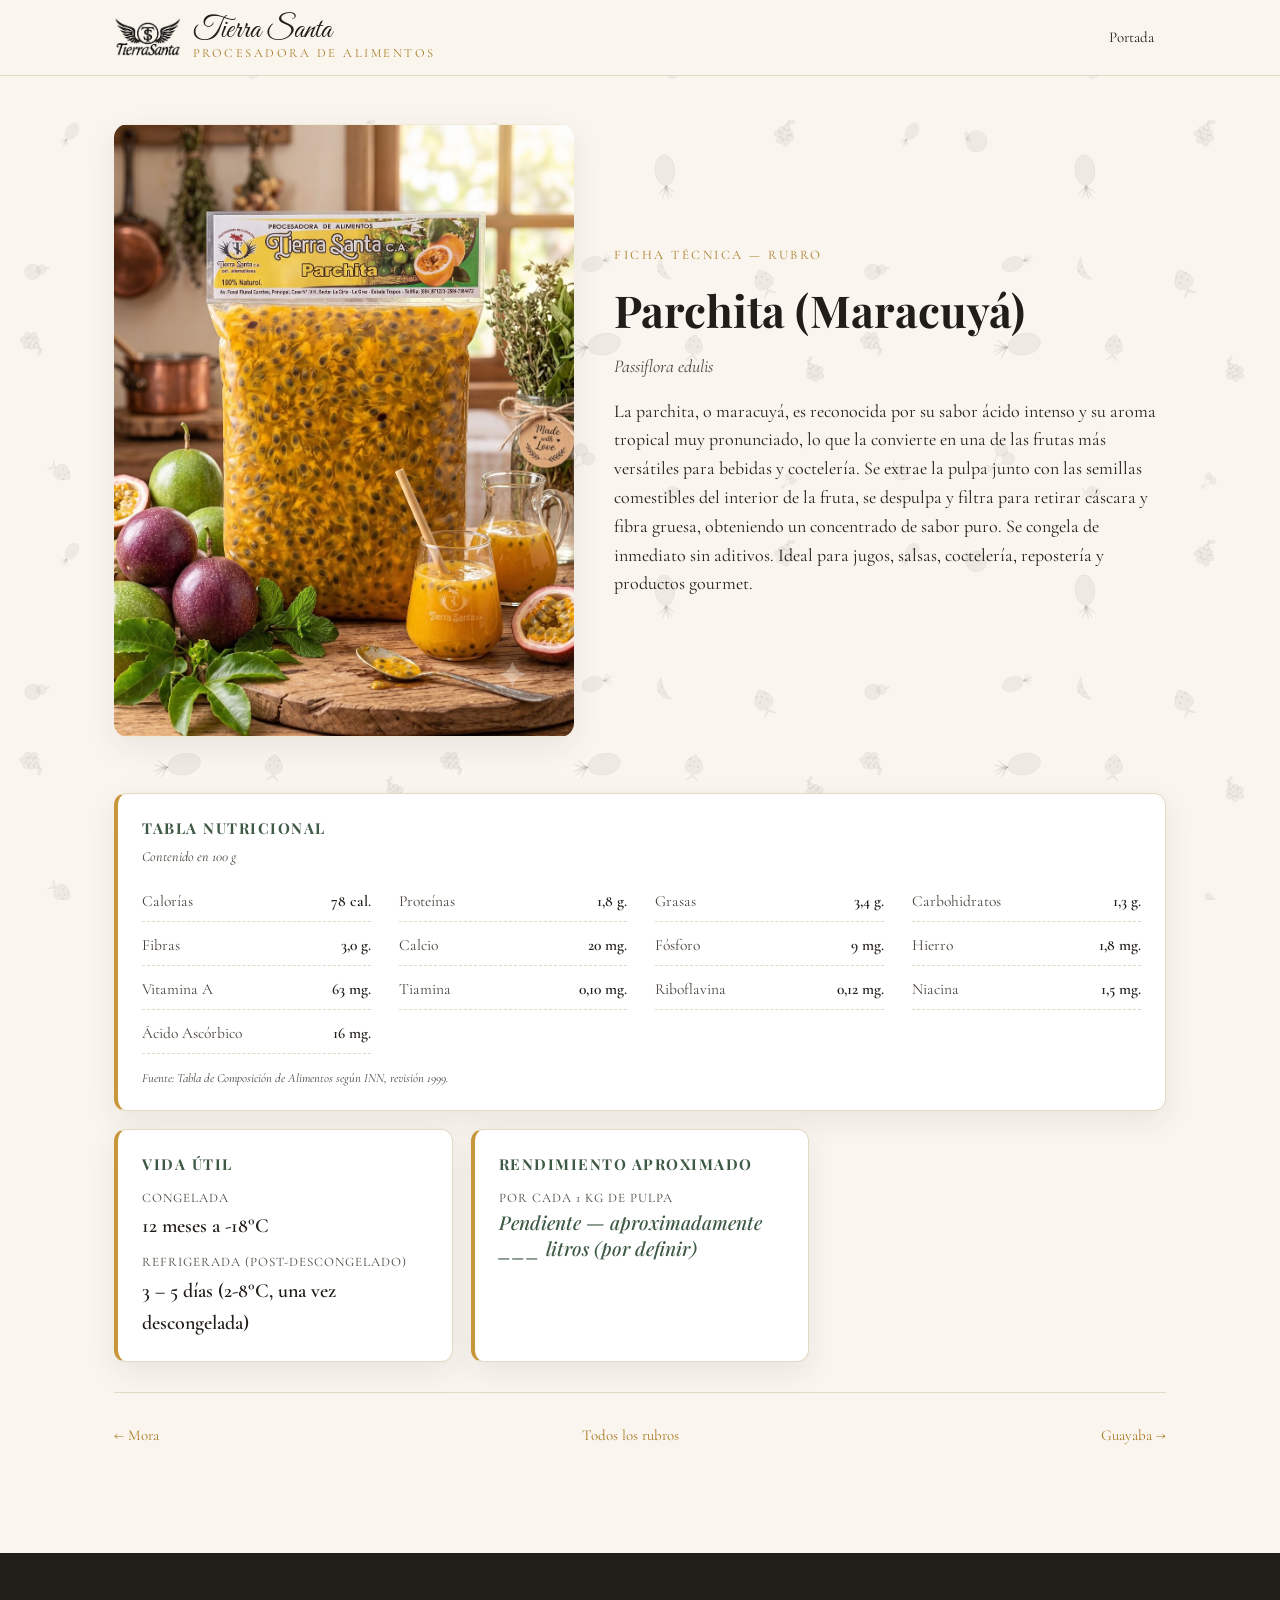
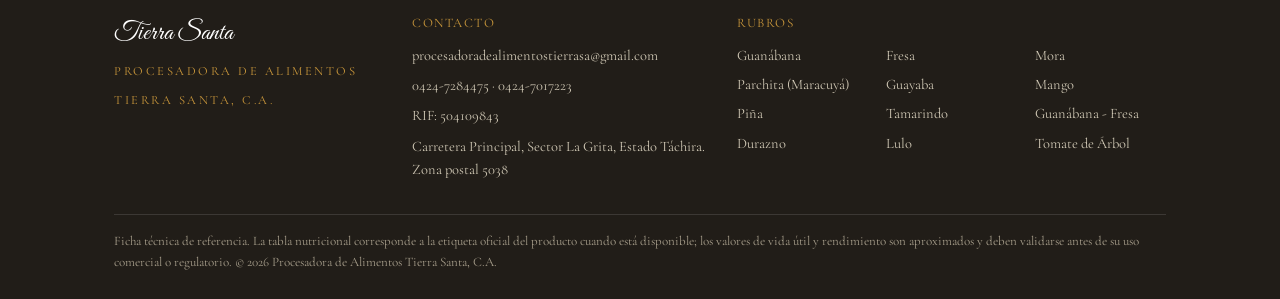
<file: rubros/parchita.html>
<!DOCTYPE html>
<html lang="es">
<head>
<meta charset="UTF-8">
<meta name="viewport" content="width=device-width, initial-scale=1.0">
<title>Parchita (Maracuyá) — Ficha Técnica | Tierra Santa</title>
<meta name="description" content="Ficha técnica de pulpa de Parchita (Maracuyá): descripción, tabla nutricional, vida útil y rendimiento aproximado.">
<link rel="preconnect" href="https://fonts.googleapis.com"><link rel="preconnect" href="https://fonts.gstatic.com" crossorigin><link href="https://fonts.googleapis.com/css2?family=Playfair+Display:wght@600;700&family=Cormorant+Garamond:wght@400;500;600&family=Great+Vibes&display=swap" rel="stylesheet">
<link rel="stylesheet" href="../assets/css/style.css?v=a4b5cdee">
<script>
  // Falls back to a colored monogram card whenever a product/logo photo is missing.
  function fruitImgFallback(img) {
    img.onerror = null;
    var ph = document.createElement('div');
    ph.className = img.dataset.fallbackClass || 'ph-placeholder';
    ph.dataset.label = img.dataset.mono || '';
    ph.style.background = img.dataset.color || '#c9973b';
    img.replaceWith(ph);
  }
</script>

</head>
<body>


<header class="site-header">
  <div class="container">
    <a class="brand" href="../index.html">
      <img src="../assets/img/logo.png" alt="Logo Tierra Santa" class="brand-mark" data-mono="TS" data-color="#211d18" data-fallback-class="brand-mark-fallback" onerror="fruitImgFallback(this)">
      <span class="brand-text">
        <span class="brand-name">Tierra Santa</span>
        <span class="brand-tagline">Procesadora de Alimentos</span>
      </span>
    </a>
    <nav class="main-nav">
      <a class="nav-link" href="../index.html">Portada</a>
    </nav>
  </div>
</header>
<section class="section rubro-hero">
  <div class="container">
    <div class="rubro-hero-photo">
      <img src="../assets/img/pulpas/parchita.jpg" alt="Pulpa de Parchita (Maracuyá)" class="" data-mono="PA" data-color="#e0932c" onerror="fruitImgFallback(this)">
    </div>
    <div>
      <div class="eyebrow">Ficha Técnica — Rubro</div>
      <h1>Parchita (Maracuyá)</h1>
      <span class="sci">Passiflora edulis</span>
      <p>La parchita, o maracuyá, es reconocida por su sabor ácido intenso y su aroma tropical muy pronunciado, lo que la convierte en una de las frutas más versátiles para bebidas y coctelería. Se extrae la pulpa junto con las semillas comestibles del interior de la fruta, se despulpa y filtra para retirar cáscara y fibra gruesa, obteniendo un concentrado de sabor puro. Se congela de inmediato sin aditivos. Ideal para jugos, salsas, coctelería, repostería y productos gourmet.</p>
    </div>
  </div>
</section>
<section class="section" style="padding-top:0;">
  <div class="container">
    <div class="data-grid">
      
    <div class="data-card full nutrition-card">
      <h3>Tabla Nutricional</h3>
      <div class="nutrition-subtitle">Contenido en 100 g</div>
      <div class="nutrition-grid"><div class="nutrition-row"><span>Calorías</span><strong>78 cal.</strong></div><div class="nutrition-row"><span>Proteínas</span><strong>1,8 g.</strong></div><div class="nutrition-row"><span>Grasas</span><strong>3,4 g.</strong></div><div class="nutrition-row"><span>Carbohidratos</span><strong>1,3 g.</strong></div><div class="nutrition-row"><span>Fibras</span><strong>3,0 g.</strong></div><div class="nutrition-row"><span>Calcio</span><strong>20 mg.</strong></div><div class="nutrition-row"><span>Fósforo</span><strong>9 mg.</strong></div><div class="nutrition-row"><span>Hierro</span><strong>1,8 mg.</strong></div><div class="nutrition-row"><span>Vitamina A</span><strong>63 mg.</strong></div><div class="nutrition-row"><span>Tiamina</span><strong>0,10 mg.</strong></div><div class="nutrition-row"><span>Riboflavina</span><strong>0,12 mg.</strong></div><div class="nutrition-row"><span>Niacina</span><strong>1,5 mg.</strong></div><div class="nutrition-row"><span>Ácido Ascórbico</span><strong>16 mg.</strong></div></div>
      <div class="nutrition-source">Fuente: Tabla de Composición de Alimentos según INN, revisión 1999.</div>
    </div>
      <div class="data-card">
        <h3>Vida Útil</h3>
        <dl>
          <dt>Congelada</dt><dd>12 meses a -18°C</dd>
          <dt>Refrigerada (post-descongelado)</dt><dd>3 – 5 días (2-8°C, una vez descongelada)</dd>
        </dl>
      </div>
      
      <div class="data-card">
        <h3>Rendimiento Aproximado</h3>
        <dl>
          <dt>Por cada 1 kg de pulpa</dt>
          <dd class="yield-number yield-pending">Pendiente — aproximadamente ___ litros (por definir)</dd>
        </dl>
      </div>
    </div>
    <div class="pager">
      <a href="mora.html">← Mora</a>
      <a href="../index.html">Todos los rubros</a>
      <a href="guayaba.html">Guayaba →</a>
    </div>
  </div>
</section>

<footer class="site-footer">
  <div class="container">
    <div class="footer-grid">
      <div>
        <span class="brand-name">Tierra Santa</span><br>
        <span class="brand-tagline">Procesadora de Alimentos Tierra Santa, C.A.</span>
      </div>
      <div class="footer-contact">
        <div class="footer-heading">Contacto</div>
        <p><a href="mailto:procesadoradealimentostierrasa@gmail.com">procesadoradealimentostierrasa@gmail.com</a></p>
        <p><a href="tel:+584247284475">0424-7284475</a> · <a href="tel:+584247017223">0424-7017223</a></p>
        <p>RIF: 504109843</p>
        <p>Carretera Principal, Sector La Grita, Estado Táchira. Zona postal 5038</p>
      </div>
      <div>
        <div class="footer-heading">Rubros</div>
        <div class="footer-links"><a href="../rubros/guanabana.html">Guanábana</a><a href="../rubros/fresa.html">Fresa</a><a href="../rubros/mora.html">Mora</a><a href="../rubros/parchita.html">Parchita (Maracuyá)</a><a href="../rubros/guayaba.html">Guayaba</a><a href="../rubros/mango.html">Mango</a><a href="../rubros/pina.html">Piña</a><a href="../rubros/tamarindo.html">Tamarindo</a><a href="../rubros/guanabana-fresa.html">Guanábana - Fresa</a><a href="../rubros/durazno.html">Durazno</a><a href="../rubros/lulo.html">Lulo</a><a href="../rubros/tomate-de-arbol.html">Tomate de Árbol</a></div>
      </div>
    </div>
    <div class="footer-note">
      Ficha técnica de referencia. La tabla nutricional corresponde a la etiqueta oficial del producto
      cuando está disponible; los valores de vida útil y rendimiento son aproximados y deben validarse
      antes de su uso comercial o regulatorio.
      &copy; 2026 Procesadora de Alimentos Tierra Santa, C.A.
    </div>
  </div>
</footer>
</body>
</html>
</file>
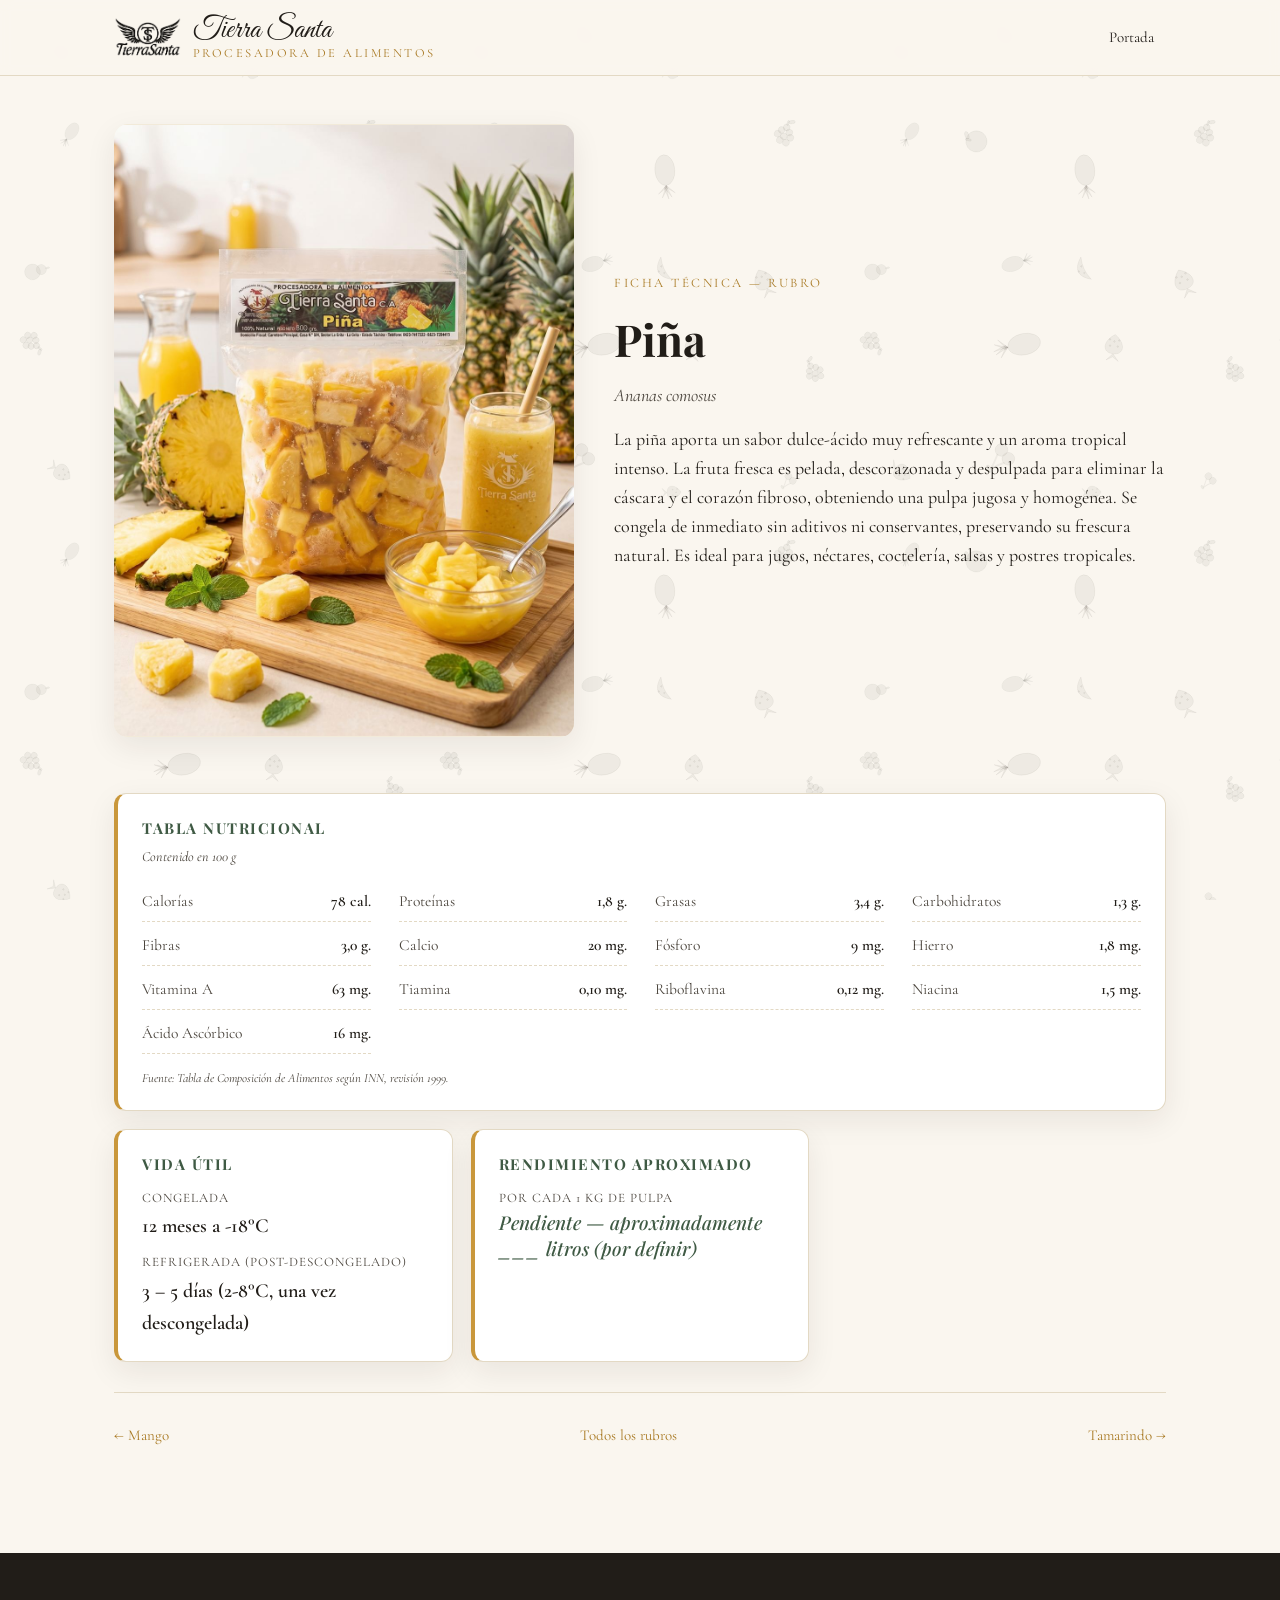
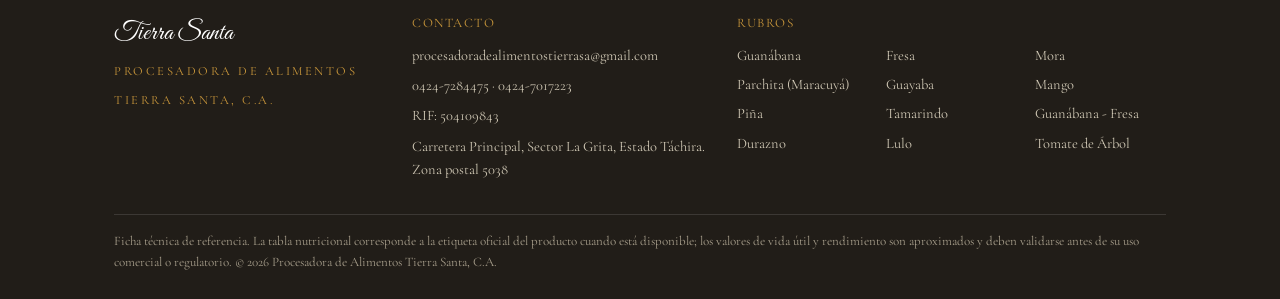
<file: rubros/pina.html>
<!DOCTYPE html>
<html lang="es">
<head>
<meta charset="UTF-8">
<meta name="viewport" content="width=device-width, initial-scale=1.0">
<title>Piña — Ficha Técnica | Tierra Santa</title>
<meta name="description" content="Ficha técnica de pulpa de Piña: descripción, tabla nutricional, vida útil y rendimiento aproximado.">
<link rel="preconnect" href="https://fonts.googleapis.com"><link rel="preconnect" href="https://fonts.gstatic.com" crossorigin><link href="https://fonts.googleapis.com/css2?family=Playfair+Display:wght@600;700&family=Cormorant+Garamond:wght@400;500;600&family=Great+Vibes&display=swap" rel="stylesheet">
<link rel="stylesheet" href="../assets/css/style.css?v=a4b5cdee">
<script>
  // Falls back to a colored monogram card whenever a product/logo photo is missing.
  function fruitImgFallback(img) {
    img.onerror = null;
    var ph = document.createElement('div');
    ph.className = img.dataset.fallbackClass || 'ph-placeholder';
    ph.dataset.label = img.dataset.mono || '';
    ph.style.background = img.dataset.color || '#c9973b';
    img.replaceWith(ph);
  }
</script>

</head>
<body>


<header class="site-header">
  <div class="container">
    <a class="brand" href="../index.html">
      <img src="../assets/img/logo.png" alt="Logo Tierra Santa" class="brand-mark" data-mono="TS" data-color="#211d18" data-fallback-class="brand-mark-fallback" onerror="fruitImgFallback(this)">
      <span class="brand-text">
        <span class="brand-name">Tierra Santa</span>
        <span class="brand-tagline">Procesadora de Alimentos</span>
      </span>
    </a>
    <nav class="main-nav">
      <a class="nav-link" href="../index.html">Portada</a>
    </nav>
  </div>
</header>
<section class="section rubro-hero">
  <div class="container">
    <div class="rubro-hero-photo">
      <img src="../assets/img/pulpas/pina.jpg" alt="Pulpa de Piña" class="" data-mono="PI" data-color="#d4a017" onerror="fruitImgFallback(this)">
    </div>
    <div>
      <div class="eyebrow">Ficha Técnica — Rubro</div>
      <h1>Piña</h1>
      <span class="sci">Ananas comosus</span>
      <p>La piña aporta un sabor dulce-ácido muy refrescante y un aroma tropical intenso. La fruta fresca es pelada, descorazonada y despulpada para eliminar la cáscara y el corazón fibroso, obteniendo una pulpa jugosa y homogénea. Se congela de inmediato sin aditivos ni conservantes, preservando su frescura natural. Es ideal para jugos, néctares, coctelería, salsas y postres tropicales.</p>
    </div>
  </div>
</section>
<section class="section" style="padding-top:0;">
  <div class="container">
    <div class="data-grid">
      
    <div class="data-card full nutrition-card">
      <h3>Tabla Nutricional</h3>
      <div class="nutrition-subtitle">Contenido en 100 g</div>
      <div class="nutrition-grid"><div class="nutrition-row"><span>Calorías</span><strong>78 cal.</strong></div><div class="nutrition-row"><span>Proteínas</span><strong>1,8 g.</strong></div><div class="nutrition-row"><span>Grasas</span><strong>3,4 g.</strong></div><div class="nutrition-row"><span>Carbohidratos</span><strong>1,3 g.</strong></div><div class="nutrition-row"><span>Fibras</span><strong>3,0 g.</strong></div><div class="nutrition-row"><span>Calcio</span><strong>20 mg.</strong></div><div class="nutrition-row"><span>Fósforo</span><strong>9 mg.</strong></div><div class="nutrition-row"><span>Hierro</span><strong>1,8 mg.</strong></div><div class="nutrition-row"><span>Vitamina A</span><strong>63 mg.</strong></div><div class="nutrition-row"><span>Tiamina</span><strong>0,10 mg.</strong></div><div class="nutrition-row"><span>Riboflavina</span><strong>0,12 mg.</strong></div><div class="nutrition-row"><span>Niacina</span><strong>1,5 mg.</strong></div><div class="nutrition-row"><span>Ácido Ascórbico</span><strong>16 mg.</strong></div></div>
      <div class="nutrition-source">Fuente: Tabla de Composición de Alimentos según INN, revisión 1999.</div>
    </div>
      <div class="data-card">
        <h3>Vida Útil</h3>
        <dl>
          <dt>Congelada</dt><dd>12 meses a -18°C</dd>
          <dt>Refrigerada (post-descongelado)</dt><dd>3 – 5 días (2-8°C, una vez descongelada)</dd>
        </dl>
      </div>
      
      <div class="data-card">
        <h3>Rendimiento Aproximado</h3>
        <dl>
          <dt>Por cada 1 kg de pulpa</dt>
          <dd class="yield-number yield-pending">Pendiente — aproximadamente ___ litros (por definir)</dd>
        </dl>
      </div>
    </div>
    <div class="pager">
      <a href="mango.html">← Mango</a>
      <a href="../index.html">Todos los rubros</a>
      <a href="tamarindo.html">Tamarindo →</a>
    </div>
  </div>
</section>

<footer class="site-footer">
  <div class="container">
    <div class="footer-grid">
      <div>
        <span class="brand-name">Tierra Santa</span><br>
        <span class="brand-tagline">Procesadora de Alimentos Tierra Santa, C.A.</span>
      </div>
      <div class="footer-contact">
        <div class="footer-heading">Contacto</div>
        <p><a href="mailto:procesadoradealimentostierrasa@gmail.com">procesadoradealimentostierrasa@gmail.com</a></p>
        <p><a href="tel:+584247284475">0424-7284475</a> · <a href="tel:+584247017223">0424-7017223</a></p>
        <p>RIF: 504109843</p>
        <p>Carretera Principal, Sector La Grita, Estado Táchira. Zona postal 5038</p>
      </div>
      <div>
        <div class="footer-heading">Rubros</div>
        <div class="footer-links"><a href="../rubros/guanabana.html">Guanábana</a><a href="../rubros/fresa.html">Fresa</a><a href="../rubros/mora.html">Mora</a><a href="../rubros/parchita.html">Parchita (Maracuyá)</a><a href="../rubros/guayaba.html">Guayaba</a><a href="../rubros/mango.html">Mango</a><a href="../rubros/pina.html">Piña</a><a href="../rubros/tamarindo.html">Tamarindo</a><a href="../rubros/guanabana-fresa.html">Guanábana - Fresa</a><a href="../rubros/durazno.html">Durazno</a><a href="../rubros/lulo.html">Lulo</a><a href="../rubros/tomate-de-arbol.html">Tomate de Árbol</a></div>
      </div>
    </div>
    <div class="footer-note">
      Ficha técnica de referencia. La tabla nutricional corresponde a la etiqueta oficial del producto
      cuando está disponible; los valores de vida útil y rendimiento son aproximados y deben validarse
      antes de su uso comercial o regulatorio.
      &copy; 2026 Procesadora de Alimentos Tierra Santa, C.A.
    </div>
  </div>
</footer>
</body>
</html>
</file>
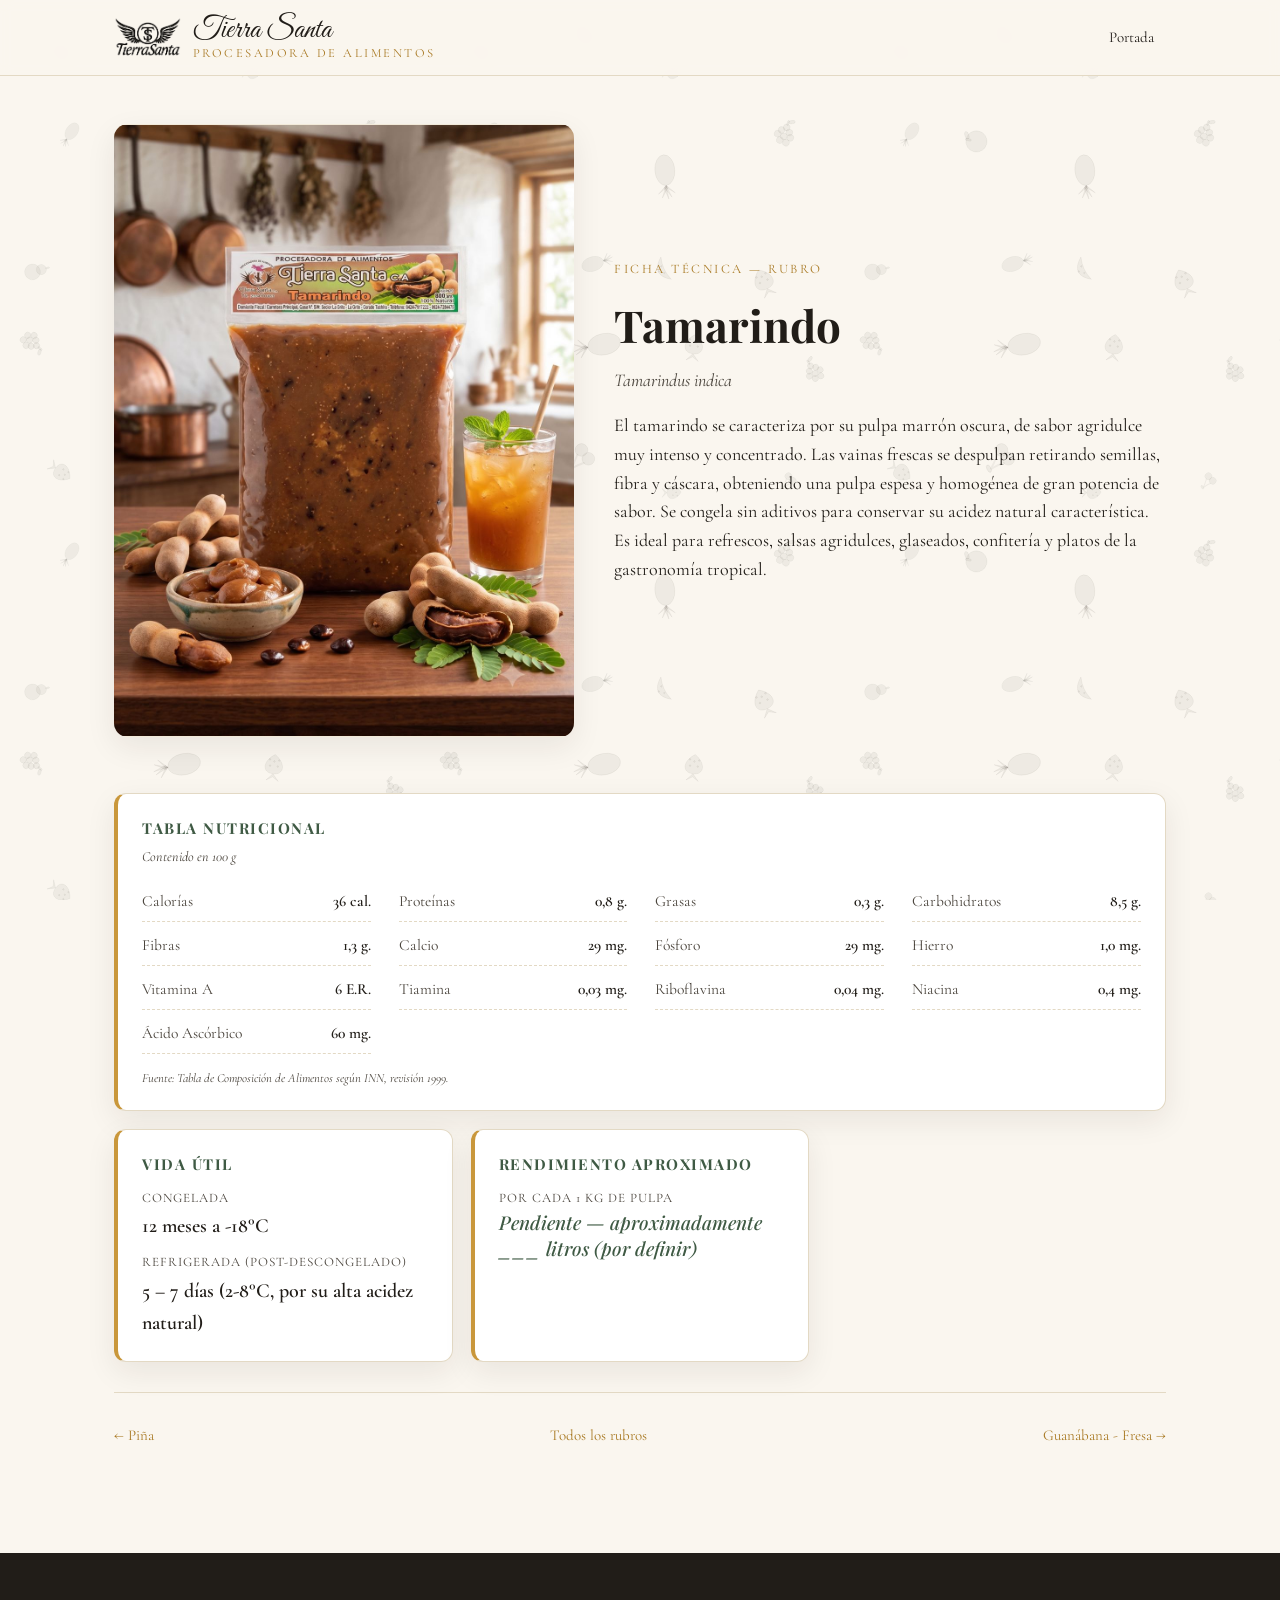
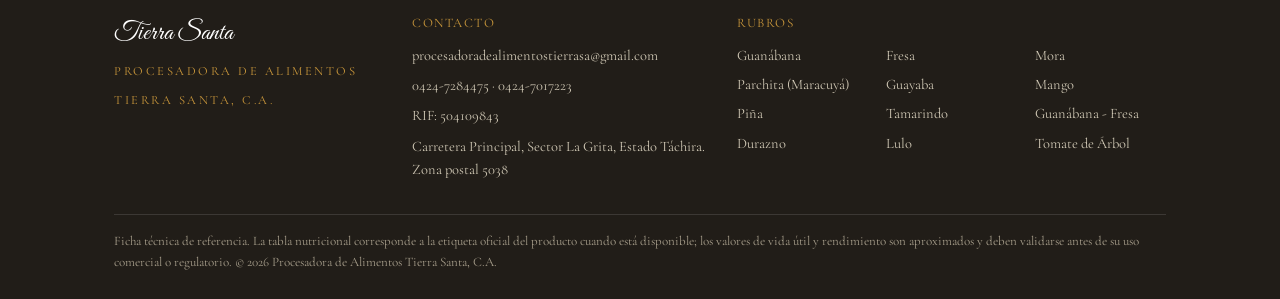
<file: rubros/tamarindo.html>
<!DOCTYPE html>
<html lang="es">
<head>
<meta charset="UTF-8">
<meta name="viewport" content="width=device-width, initial-scale=1.0">
<title>Tamarindo — Ficha Técnica | Tierra Santa</title>
<meta name="description" content="Ficha técnica de pulpa de Tamarindo: descripción, tabla nutricional, vida útil y rendimiento aproximado.">
<link rel="preconnect" href="https://fonts.googleapis.com"><link rel="preconnect" href="https://fonts.gstatic.com" crossorigin><link href="https://fonts.googleapis.com/css2?family=Playfair+Display:wght@600;700&family=Cormorant+Garamond:wght@400;500;600&family=Great+Vibes&display=swap" rel="stylesheet">
<link rel="stylesheet" href="../assets/css/style.css?v=a4b5cdee">
<script>
  // Falls back to a colored monogram card whenever a product/logo photo is missing.
  function fruitImgFallback(img) {
    img.onerror = null;
    var ph = document.createElement('div');
    ph.className = img.dataset.fallbackClass || 'ph-placeholder';
    ph.dataset.label = img.dataset.mono || '';
    ph.style.background = img.dataset.color || '#c9973b';
    img.replaceWith(ph);
  }
</script>

</head>
<body>


<header class="site-header">
  <div class="container">
    <a class="brand" href="../index.html">
      <img src="../assets/img/logo.png" alt="Logo Tierra Santa" class="brand-mark" data-mono="TS" data-color="#211d18" data-fallback-class="brand-mark-fallback" onerror="fruitImgFallback(this)">
      <span class="brand-text">
        <span class="brand-name">Tierra Santa</span>
        <span class="brand-tagline">Procesadora de Alimentos</span>
      </span>
    </a>
    <nav class="main-nav">
      <a class="nav-link" href="../index.html">Portada</a>
    </nav>
  </div>
</header>
<section class="section rubro-hero">
  <div class="container">
    <div class="rubro-hero-photo">
      <img src="../assets/img/pulpas/tamarindo.jpg" alt="Pulpa de Tamarindo" class="" data-mono="TA" data-color="#7a5230" onerror="fruitImgFallback(this)">
    </div>
    <div>
      <div class="eyebrow">Ficha Técnica — Rubro</div>
      <h1>Tamarindo</h1>
      <span class="sci">Tamarindus indica</span>
      <p>El tamarindo se caracteriza por su pulpa marrón oscura, de sabor agridulce muy intenso y concentrado. Las vainas frescas se despulpan retirando semillas, fibra y cáscara, obteniendo una pulpa espesa y homogénea de gran potencia de sabor. Se congela sin aditivos para conservar su acidez natural característica. Es ideal para refrescos, salsas agridulces, glaseados, confitería y platos de la gastronomía tropical.</p>
    </div>
  </div>
</section>
<section class="section" style="padding-top:0;">
  <div class="container">
    <div class="data-grid">
      
    <div class="data-card full nutrition-card">
      <h3>Tabla Nutricional</h3>
      <div class="nutrition-subtitle">Contenido en 100 g</div>
      <div class="nutrition-grid"><div class="nutrition-row"><span>Calorías</span><strong>36 cal.</strong></div><div class="nutrition-row"><span>Proteínas</span><strong>0,8 g.</strong></div><div class="nutrition-row"><span>Grasas</span><strong>0,3 g.</strong></div><div class="nutrition-row"><span>Carbohidratos</span><strong>8,5 g.</strong></div><div class="nutrition-row"><span>Fibras</span><strong>1,3 g.</strong></div><div class="nutrition-row"><span>Calcio</span><strong>29 mg.</strong></div><div class="nutrition-row"><span>Fósforo</span><strong>29 mg.</strong></div><div class="nutrition-row"><span>Hierro</span><strong>1,0 mg.</strong></div><div class="nutrition-row"><span>Vitamina A</span><strong>6 E.R.</strong></div><div class="nutrition-row"><span>Tiamina</span><strong>0,03 mg.</strong></div><div class="nutrition-row"><span>Riboflavina</span><strong>0,04 mg.</strong></div><div class="nutrition-row"><span>Niacina</span><strong>0,4 mg.</strong></div><div class="nutrition-row"><span>Ácido Ascórbico</span><strong>60 mg.</strong></div></div>
      <div class="nutrition-source">Fuente: Tabla de Composición de Alimentos según INN, revisión 1999.</div>
    </div>
      <div class="data-card">
        <h3>Vida Útil</h3>
        <dl>
          <dt>Congelada</dt><dd>12 meses a -18°C</dd>
          <dt>Refrigerada (post-descongelado)</dt><dd>5 – 7 días (2-8°C, por su alta acidez natural)</dd>
        </dl>
      </div>
      
      <div class="data-card">
        <h3>Rendimiento Aproximado</h3>
        <dl>
          <dt>Por cada 1 kg de pulpa</dt>
          <dd class="yield-number yield-pending">Pendiente — aproximadamente ___ litros (por definir)</dd>
        </dl>
      </div>
    </div>
    <div class="pager">
      <a href="pina.html">← Piña</a>
      <a href="../index.html">Todos los rubros</a>
      <a href="guanabana-fresa.html">Guanábana - Fresa →</a>
    </div>
  </div>
</section>

<footer class="site-footer">
  <div class="container">
    <div class="footer-grid">
      <div>
        <span class="brand-name">Tierra Santa</span><br>
        <span class="brand-tagline">Procesadora de Alimentos Tierra Santa, C.A.</span>
      </div>
      <div class="footer-contact">
        <div class="footer-heading">Contacto</div>
        <p><a href="mailto:procesadoradealimentostierrasa@gmail.com">procesadoradealimentostierrasa@gmail.com</a></p>
        <p><a href="tel:+584247284475">0424-7284475</a> · <a href="tel:+584247017223">0424-7017223</a></p>
        <p>RIF: 504109843</p>
        <p>Carretera Principal, Sector La Grita, Estado Táchira. Zona postal 5038</p>
      </div>
      <div>
        <div class="footer-heading">Rubros</div>
        <div class="footer-links"><a href="../rubros/guanabana.html">Guanábana</a><a href="../rubros/fresa.html">Fresa</a><a href="../rubros/mora.html">Mora</a><a href="../rubros/parchita.html">Parchita (Maracuyá)</a><a href="../rubros/guayaba.html">Guayaba</a><a href="../rubros/mango.html">Mango</a><a href="../rubros/pina.html">Piña</a><a href="../rubros/tamarindo.html">Tamarindo</a><a href="../rubros/guanabana-fresa.html">Guanábana - Fresa</a><a href="../rubros/durazno.html">Durazno</a><a href="../rubros/lulo.html">Lulo</a><a href="../rubros/tomate-de-arbol.html">Tomate de Árbol</a></div>
      </div>
    </div>
    <div class="footer-note">
      Ficha técnica de referencia. La tabla nutricional corresponde a la etiqueta oficial del producto
      cuando está disponible; los valores de vida útil y rendimiento son aproximados y deben validarse
      antes de su uso comercial o regulatorio.
      &copy; 2026 Procesadora de Alimentos Tierra Santa, C.A.
    </div>
  </div>
</footer>
</body>
</html>
</file>
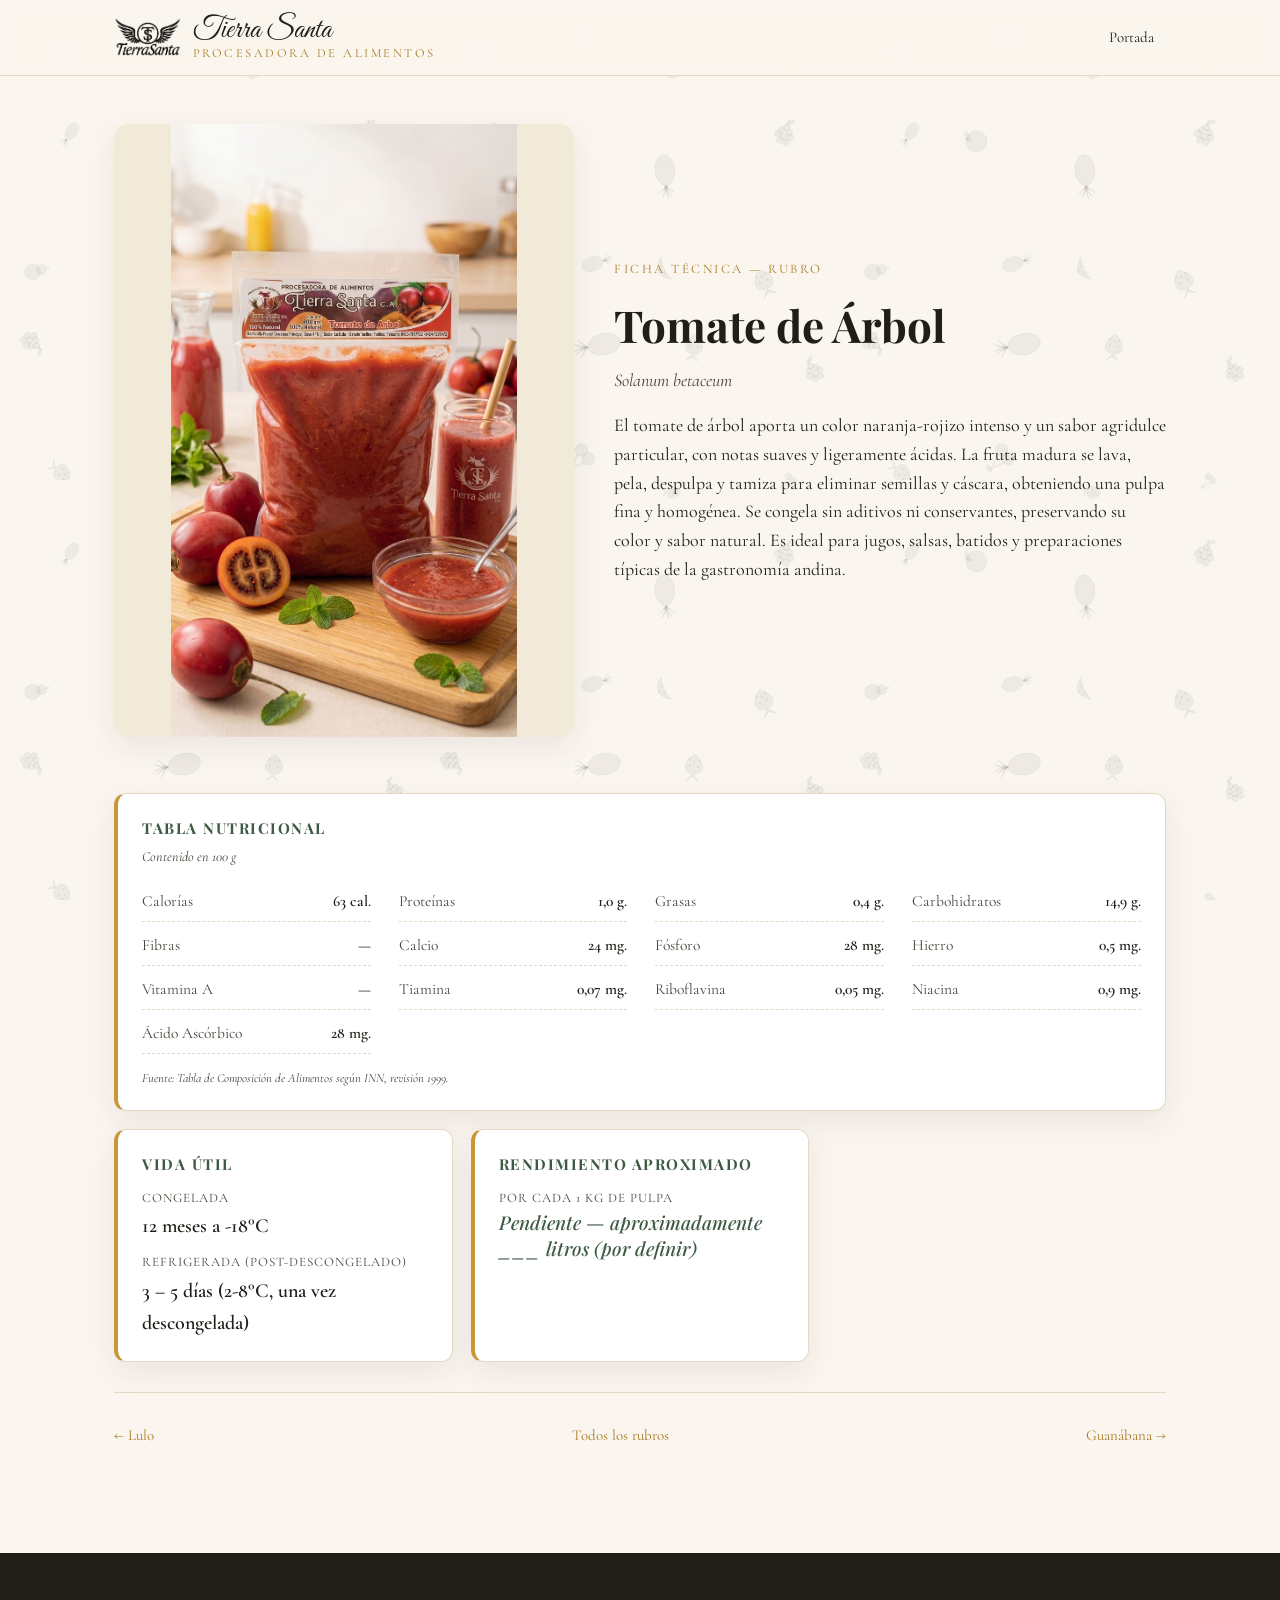
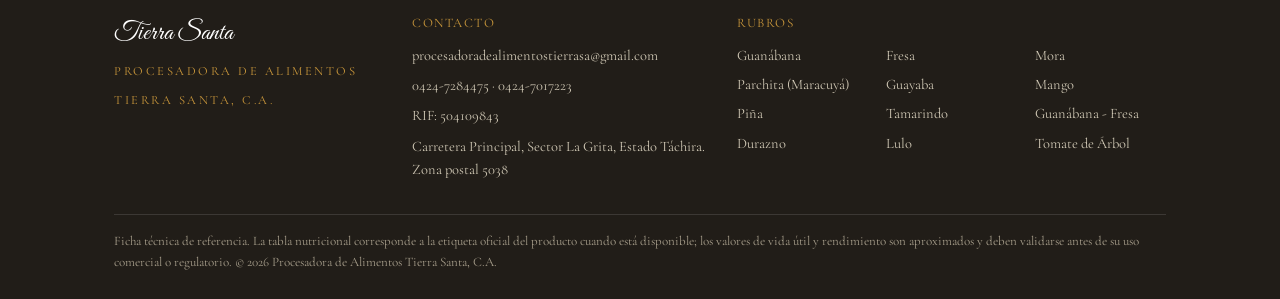
<file: rubros/tomate-de-arbol.html>
<!DOCTYPE html>
<html lang="es">
<head>
<meta charset="UTF-8">
<meta name="viewport" content="width=device-width, initial-scale=1.0">
<title>Tomate de Árbol — Ficha Técnica | Tierra Santa</title>
<meta name="description" content="Ficha técnica de pulpa de Tomate de Árbol: descripción, tabla nutricional, vida útil y rendimiento aproximado.">
<link rel="preconnect" href="https://fonts.googleapis.com"><link rel="preconnect" href="https://fonts.gstatic.com" crossorigin><link href="https://fonts.googleapis.com/css2?family=Playfair+Display:wght@600;700&family=Cormorant+Garamond:wght@400;500;600&family=Great+Vibes&display=swap" rel="stylesheet">
<link rel="stylesheet" href="../assets/css/style.css?v=a4b5cdee">
<script>
  // Falls back to a colored monogram card whenever a product/logo photo is missing.
  function fruitImgFallback(img) {
    img.onerror = null;
    var ph = document.createElement('div');
    ph.className = img.dataset.fallbackClass || 'ph-placeholder';
    ph.dataset.label = img.dataset.mono || '';
    ph.style.background = img.dataset.color || '#c9973b';
    img.replaceWith(ph);
  }
</script>

</head>
<body>


<header class="site-header">
  <div class="container">
    <a class="brand" href="../index.html">
      <img src="../assets/img/logo.png" alt="Logo Tierra Santa" class="brand-mark" data-mono="TS" data-color="#211d18" data-fallback-class="brand-mark-fallback" onerror="fruitImgFallback(this)">
      <span class="brand-text">
        <span class="brand-name">Tierra Santa</span>
        <span class="brand-tagline">Procesadora de Alimentos</span>
      </span>
    </a>
    <nav class="main-nav">
      <a class="nav-link" href="../index.html">Portada</a>
    </nav>
  </div>
</header>
<section class="section rubro-hero">
  <div class="container">
    <div class="rubro-hero-photo">
      <img src="../assets/img/pulpas/tomate-de-arbol.jpg" alt="Pulpa de Tomate de Árbol" class="" data-mono="TR" data-color="#c1502e" onerror="fruitImgFallback(this)">
    </div>
    <div>
      <div class="eyebrow">Ficha Técnica — Rubro</div>
      <h1>Tomate de Árbol</h1>
      <span class="sci">Solanum betaceum</span>
      <p>El tomate de árbol aporta un color naranja-rojizo intenso y un sabor agridulce particular, con notas suaves y ligeramente ácidas. La fruta madura se lava, pela, despulpa y tamiza para eliminar semillas y cáscara, obteniendo una pulpa fina y homogénea. Se congela sin aditivos ni conservantes, preservando su color y sabor natural. Es ideal para jugos, salsas, batidos y preparaciones típicas de la gastronomía andina.</p>
    </div>
  </div>
</section>
<section class="section" style="padding-top:0;">
  <div class="container">
    <div class="data-grid">
      
    <div class="data-card full nutrition-card">
      <h3>Tabla Nutricional</h3>
      <div class="nutrition-subtitle">Contenido en 100 g</div>
      <div class="nutrition-grid"><div class="nutrition-row"><span>Calorías</span><strong>63 cal.</strong></div><div class="nutrition-row"><span>Proteínas</span><strong>1,0 g.</strong></div><div class="nutrition-row"><span>Grasas</span><strong>0,4 g.</strong></div><div class="nutrition-row"><span>Carbohidratos</span><strong>14,9 g.</strong></div><div class="nutrition-row"><span>Fibras</span><strong>—</strong></div><div class="nutrition-row"><span>Calcio</span><strong>24 mg.</strong></div><div class="nutrition-row"><span>Fósforo</span><strong>28 mg.</strong></div><div class="nutrition-row"><span>Hierro</span><strong>0,5 mg.</strong></div><div class="nutrition-row"><span>Vitamina A</span><strong>—</strong></div><div class="nutrition-row"><span>Tiamina</span><strong>0,07 mg.</strong></div><div class="nutrition-row"><span>Riboflavina</span><strong>0,05 mg.</strong></div><div class="nutrition-row"><span>Niacina</span><strong>0,9 mg.</strong></div><div class="nutrition-row"><span>Ácido Ascórbico</span><strong>28 mg.</strong></div></div>
      <div class="nutrition-source">Fuente: Tabla de Composición de Alimentos según INN, revisión 1999.</div>
    </div>
      <div class="data-card">
        <h3>Vida Útil</h3>
        <dl>
          <dt>Congelada</dt><dd>12 meses a -18°C</dd>
          <dt>Refrigerada (post-descongelado)</dt><dd>3 – 5 días (2-8°C, una vez descongelada)</dd>
        </dl>
      </div>
      
      <div class="data-card">
        <h3>Rendimiento Aproximado</h3>
        <dl>
          <dt>Por cada 1 kg de pulpa</dt>
          <dd class="yield-number yield-pending">Pendiente — aproximadamente ___ litros (por definir)</dd>
        </dl>
      </div>
    </div>
    <div class="pager">
      <a href="lulo.html">← Lulo</a>
      <a href="../index.html">Todos los rubros</a>
      <a href="guanabana.html">Guanábana →</a>
    </div>
  </div>
</section>

<footer class="site-footer">
  <div class="container">
    <div class="footer-grid">
      <div>
        <span class="brand-name">Tierra Santa</span><br>
        <span class="brand-tagline">Procesadora de Alimentos Tierra Santa, C.A.</span>
      </div>
      <div class="footer-contact">
        <div class="footer-heading">Contacto</div>
        <p><a href="mailto:procesadoradealimentostierrasa@gmail.com">procesadoradealimentostierrasa@gmail.com</a></p>
        <p><a href="tel:+584247284475">0424-7284475</a> · <a href="tel:+584247017223">0424-7017223</a></p>
        <p>RIF: 504109843</p>
        <p>Carretera Principal, Sector La Grita, Estado Táchira. Zona postal 5038</p>
      </div>
      <div>
        <div class="footer-heading">Rubros</div>
        <div class="footer-links"><a href="../rubros/guanabana.html">Guanábana</a><a href="../rubros/fresa.html">Fresa</a><a href="../rubros/mora.html">Mora</a><a href="../rubros/parchita.html">Parchita (Maracuyá)</a><a href="../rubros/guayaba.html">Guayaba</a><a href="../rubros/mango.html">Mango</a><a href="../rubros/pina.html">Piña</a><a href="../rubros/tamarindo.html">Tamarindo</a><a href="../rubros/guanabana-fresa.html">Guanábana - Fresa</a><a href="../rubros/durazno.html">Durazno</a><a href="../rubros/lulo.html">Lulo</a><a href="../rubros/tomate-de-arbol.html">Tomate de Árbol</a></div>
      </div>
    </div>
    <div class="footer-note">
      Ficha técnica de referencia. La tabla nutricional corresponde a la etiqueta oficial del producto
      cuando está disponible; los valores de vida útil y rendimiento son aproximados y deben validarse
      antes de su uso comercial o regulatorio.
      &copy; 2026 Procesadora de Alimentos Tierra Santa, C.A.
    </div>
  </div>
</footer>
</body>
</html>
</file>
<file: assets/css/style.css>
:root {
  --color-bg: #faf6ef;
  --color-bg-alt: #f2ead9;
  --color-ink: #211d18;
  --color-ink-soft: #4a443c;
  --color-gold: #c9973b;
  --color-gold-dark: #a97a24;
  --color-green: #3f5a44;
  --color-line: #e3d9c4;
  --shadow-card: 0 10px 30px rgba(33, 29, 24, 0.08);
  --radius: 14px;
}

* { box-sizing: border-box; }

html { scroll-behavior: smooth; }

body {
  margin: 0;
  font-family: 'Cormorant Garamond', 'Georgia', serif;
  background: url('../img/watermark.svg') repeat fixed 0 0 / 420px 420px, var(--color-bg);
  color: var(--color-ink);
  font-size: 18px;
  line-height: 1.6;
}

h1, h2, h3, h4, .wordmark {
  font-family: 'Playfair Display', 'Georgia', serif;
  font-weight: 700;
  color: var(--color-ink);
  margin: 0 0 0.5em;
}

p { margin: 0 0 1em; }

a { color: inherit; text-decoration: none; }

.container {
  max-width: 1100px;
  margin: 0 auto;
  padding: 0 24px;
}

/* ---------- Header ---------- */
.site-header {
  position: sticky;
  top: 0;
  z-index: 50;
  background: rgba(250, 246, 239, 0.94);
  backdrop-filter: blur(6px);
  border-bottom: 1px solid var(--color-line);
}

.site-header .container {
  display: flex;
  align-items: center;
  justify-content: space-between;
  gap: 16px;
  padding-top: 14px;
  padding-bottom: 14px;
}

.brand {
  display: flex;
  align-items: center;
  gap: 12px;
}

.brand-mark {
  height: 46px;
  width: auto;
  max-width: 130px;
  object-fit: contain;
}

.brand-mark-fallback {
  height: 46px;
  width: 46px;
  border-radius: 8px;
  display: flex;
  align-items: center;
  justify-content: center;
  font-family: 'Playfair Display', serif;
  font-weight: 700;
  font-size: 15px;
  color: #fff;
  background: var(--color-ink);
  letter-spacing: 0.5px;
}

.brand-text {
  display: flex;
  flex-direction: column;
  line-height: 1.1;
}

.brand-name {
  font-family: 'Great Vibes', cursive;
  font-size: 30px;
  color: var(--color-ink);
}

.brand-tagline {
  font-family: 'Cormorant Garamond', serif;
  font-size: 12.5px;
  letter-spacing: 2.5px;
  text-transform: uppercase;
  color: var(--color-gold-dark);
}

nav.main-nav {
  display: flex;
  align-items: center;
  gap: 4px;
}

.nav-link {
  font-size: 15px;
  padding: 8px 12px;
  border-radius: 8px;
}
.nav-link:hover { color: var(--color-gold-dark); }

/* ---------- Hero (portada) ---------- */
.hero {
  padding: 90px 0 70px;
  text-align: center;
  background: radial-gradient(ellipse at top, rgba(201,151,59,0.12), transparent 60%);
  border-bottom: 1px solid var(--color-line);
}

.hero-mark {
  display: block;
  max-width: 300px;
  width: 60%;
  height: auto;
  margin: 0 auto 24px;
  object-fit: contain;
}

.hero-mark-fallback {
  width: 220px;
  height: 150px;
  border-radius: 12px;
  margin: 0 auto 24px;
  display: flex;
  align-items: center;
  justify-content: center;
  font-family: 'Great Vibes', cursive;
  font-size: 46px;
  color: #fff;
  background: linear-gradient(160deg, var(--color-ink), #3a352b);
}

.hero .brand-tagline { font-size: 15px; letter-spacing: 3px; }

.sr-only {
  position: absolute;
  width: 1px;
  height: 1px;
  padding: 0;
  margin: -1px;
  overflow: hidden;
  clip: rect(0, 0, 0, 0);
  white-space: nowrap;
  border: 0;
}

.hero-sub {
  max-width: 620px;
  margin: 22px auto 0;
  color: var(--color-ink-soft);
  font-size: 20px;
}

.hero-title-doc {
  display: inline-block;
  margin-top: 28px;
  padding: 8px 22px;
  border: 1px solid var(--color-gold);
  border-radius: 30px;
  font-family: 'Playfair Display', serif;
  font-size: 14px;
  letter-spacing: 2px;
  text-transform: uppercase;
  color: var(--color-gold-dark);
}

/* ---------- Sections ---------- */
.section { padding: 56px 0; }
.section-title {
  font-size: 32px;
  text-align: center;
  margin-bottom: 8px;
}
.section-lead {
  text-align: center;
  color: var(--color-ink-soft);
  max-width: 640px;
  margin: 0 auto 40px;
  font-size: 18px;
}

/* Rubros grid on portada */
.rubros-grid {
  display: grid;
  grid-template-columns: repeat(auto-fill, minmax(230px, 1fr));
  gap: 22px;
}

.rubro-card {
  background: #fff;
  border: 1px solid var(--color-line);
  border-radius: var(--radius);
  overflow: hidden;
  box-shadow: var(--shadow-card);
  transition: transform 0.2s ease, box-shadow 0.2s ease;
  display: flex;
  flex-direction: column;
}
.rubro-card:hover {
  transform: translateY(-4px);
  box-shadow: 0 16px 34px rgba(33,29,24,0.14);
}

.rubro-card-photo {
  width: 100%;
  aspect-ratio: 3 / 4;
  object-fit: contain;
  background: var(--color-bg-alt);
  display: block;
}

.ph-placeholder {
  width: 100%;
  aspect-ratio: 3 / 4;
  display: flex;
  align-items: center;
  justify-content: center;
  font-family: 'Playfair Display', serif;
  font-weight: 700;
  font-size: 15px;
  color: rgba(255,255,255,0.92);
  letter-spacing: 1px;
}
.ph-placeholder::after {
  content: attr(data-label);
}

.rubro-card-body {
  padding: 16px 18px 18px;
}

.rubro-card-body h3 {
  font-size: 22px;
  margin-bottom: 4px;
}

.rubro-card-body .sci {
  font-style: italic;
  color: var(--color-ink-soft);
  font-size: 14px;
  margin-bottom: 10px;
}

.rubro-card-cta {
  font-size: 13.5px;
  text-transform: uppercase;
  letter-spacing: 1.5px;
  color: var(--color-gold-dark);
}

/* ---------- Rubro detail page ---------- */
.rubro-hero {
  padding: 48px 0;
}
.rubro-hero .container {
  display: grid;
  grid-template-columns: 1fr 1.2fr;
  gap: 40px;
  align-items: center;
}
@media (max-width: 760px) {
  .rubro-hero .container { grid-template-columns: 1fr; }
}

.rubro-hero-photo {
  border-radius: var(--radius);
  overflow: hidden;
  box-shadow: var(--shadow-card);
}
.rubro-hero-photo img,
.rubro-hero-photo .ph-placeholder {
  width: 100%;
  aspect-ratio: 3/4;
  object-fit: contain;
  background: var(--color-bg-alt);
  display: block;
  font-size: 40px;
}

.eyebrow {
  text-transform: uppercase;
  letter-spacing: 2.5px;
  font-size: 13px;
  color: var(--color-gold-dark);
  margin-bottom: 10px;
}

.rubro-hero h1 { font-size: 44px; margin-bottom: 6px; }
.rubro-hero .sci { font-style: italic; color: var(--color-ink-soft); margin-bottom: 16px; display: block; }

.data-grid {
  display: grid;
  grid-template-columns: repeat(auto-fit, minmax(260px, 1fr));
  gap: 18px;
  margin-top: 8px;
}

.data-card {
  background: #fff;
  border: 1px solid var(--color-line);
  border-left: 4px solid var(--color-gold);
  border-radius: 12px;
  padding: 22px 24px;
  box-shadow: var(--shadow-card);
}

.data-card h3 {
  font-size: 15px;
  text-transform: uppercase;
  letter-spacing: 1.5px;
  color: var(--color-green);
  margin-bottom: 12px;
}

.data-card dl { margin: 0; }
.data-card dt {
  font-size: 13px;
  color: var(--color-ink-soft);
  text-transform: uppercase;
  letter-spacing: 1px;
  margin-top: 10px;
}
.data-card dt:first-child { margin-top: 0; }
.data-card dd {
  margin: 2px 0 0;
  font-size: 20px;
  font-weight: 600;
}

.data-card dd.yield-number {
  font-family: 'Playfair Display', serif;
  font-size: 19px;
  color: var(--color-green);
  line-height: 1.35;
}

.data-card.full { grid-column: 1 / -1; }

.nutrition-subtitle {
  font-size: 14px;
  color: var(--color-ink-soft);
  font-style: italic;
  margin-bottom: 14px;
  margin-top: -6px;
}

.nutrition-grid {
  display: grid;
  grid-template-columns: repeat(auto-fill, minmax(220px, 1fr));
  gap: 4px 28px;
}

.nutrition-row {
  display: flex;
  justify-content: space-between;
  align-items: baseline;
  gap: 12px;
  padding: 7px 0;
  border-bottom: 1px dashed var(--color-line);
  font-size: 15.5px;
}
.nutrition-row span { color: var(--color-ink-soft); }
.nutrition-row strong { font-weight: 600; white-space: nowrap; }

.nutrition-source {
  margin-top: 14px;
  font-size: 12.5px;
  color: var(--color-ink-soft);
  font-style: italic;
}

.nutrition-pending-note {
  margin: 0;
  color: var(--color-ink-soft);
  font-style: italic;
}

.yield-number.yield-pending {
  font-family: 'Cormorant Garamond', serif;
  font-style: italic;
  font-size: 17px;
  color: var(--color-ink-soft);
  font-weight: 500;
}

.pager {
  display: flex;
  justify-content: space-between;
  align-items: center;
  padding: 30px 0 10px;
  border-top: 1px solid var(--color-line);
  margin-top: 30px;
  font-size: 15px;
}
.pager a { color: var(--color-gold-dark); }
.pager a:hover { text-decoration: underline; }

/* ---------- Footer ---------- */
.site-footer {
  background: var(--color-ink);
  color: #ece6d9;
  padding: 40px 0 26px;
  margin-top: 40px;
}
.site-footer .brand-name { color: #fff; font-size: 26px; }
.site-footer .brand-tagline { color: var(--color-gold); }
.footer-grid {
  display: grid;
  grid-template-columns: 1fr 1.1fr 1.6fr;
  gap: 30px;
  padding-top: 20px;
}
@media (max-width: 900px) {
  .footer-grid { grid-template-columns: 1fr 1fr; }
}
@media (max-width: 600px) {
  .footer-grid { grid-template-columns: 1fr; }
}
.footer-heading {
  font-size: 13px;
  text-transform: uppercase;
  letter-spacing: 1.5px;
  color: var(--color-gold);
  margin-bottom: 10px;
}
.footer-contact p {
  margin: 0 0 7px;
  font-size: 14.5px;
  color: #cfc7b4;
}
.footer-contact a { color: #cfc7b4; }
.footer-contact a:hover { color: var(--color-gold); }
.footer-links {
  display: grid;
  grid-template-columns: repeat(3, 1fr);
  gap: 6px 18px;
}
.footer-links a { font-size: 14.5px; color: #cfc7b4; }
.footer-links a:hover { color: var(--color-gold); }
.footer-note {
  margin-top: 26px;
  padding-top: 16px;
  border-top: 1px solid rgba(255,255,255,0.12);
  font-size: 13px;
  color: #a89f8c;
}

@media (max-width: 760px) {
  .rubro-hero h1 { font-size: 32px; }
}
</file>
